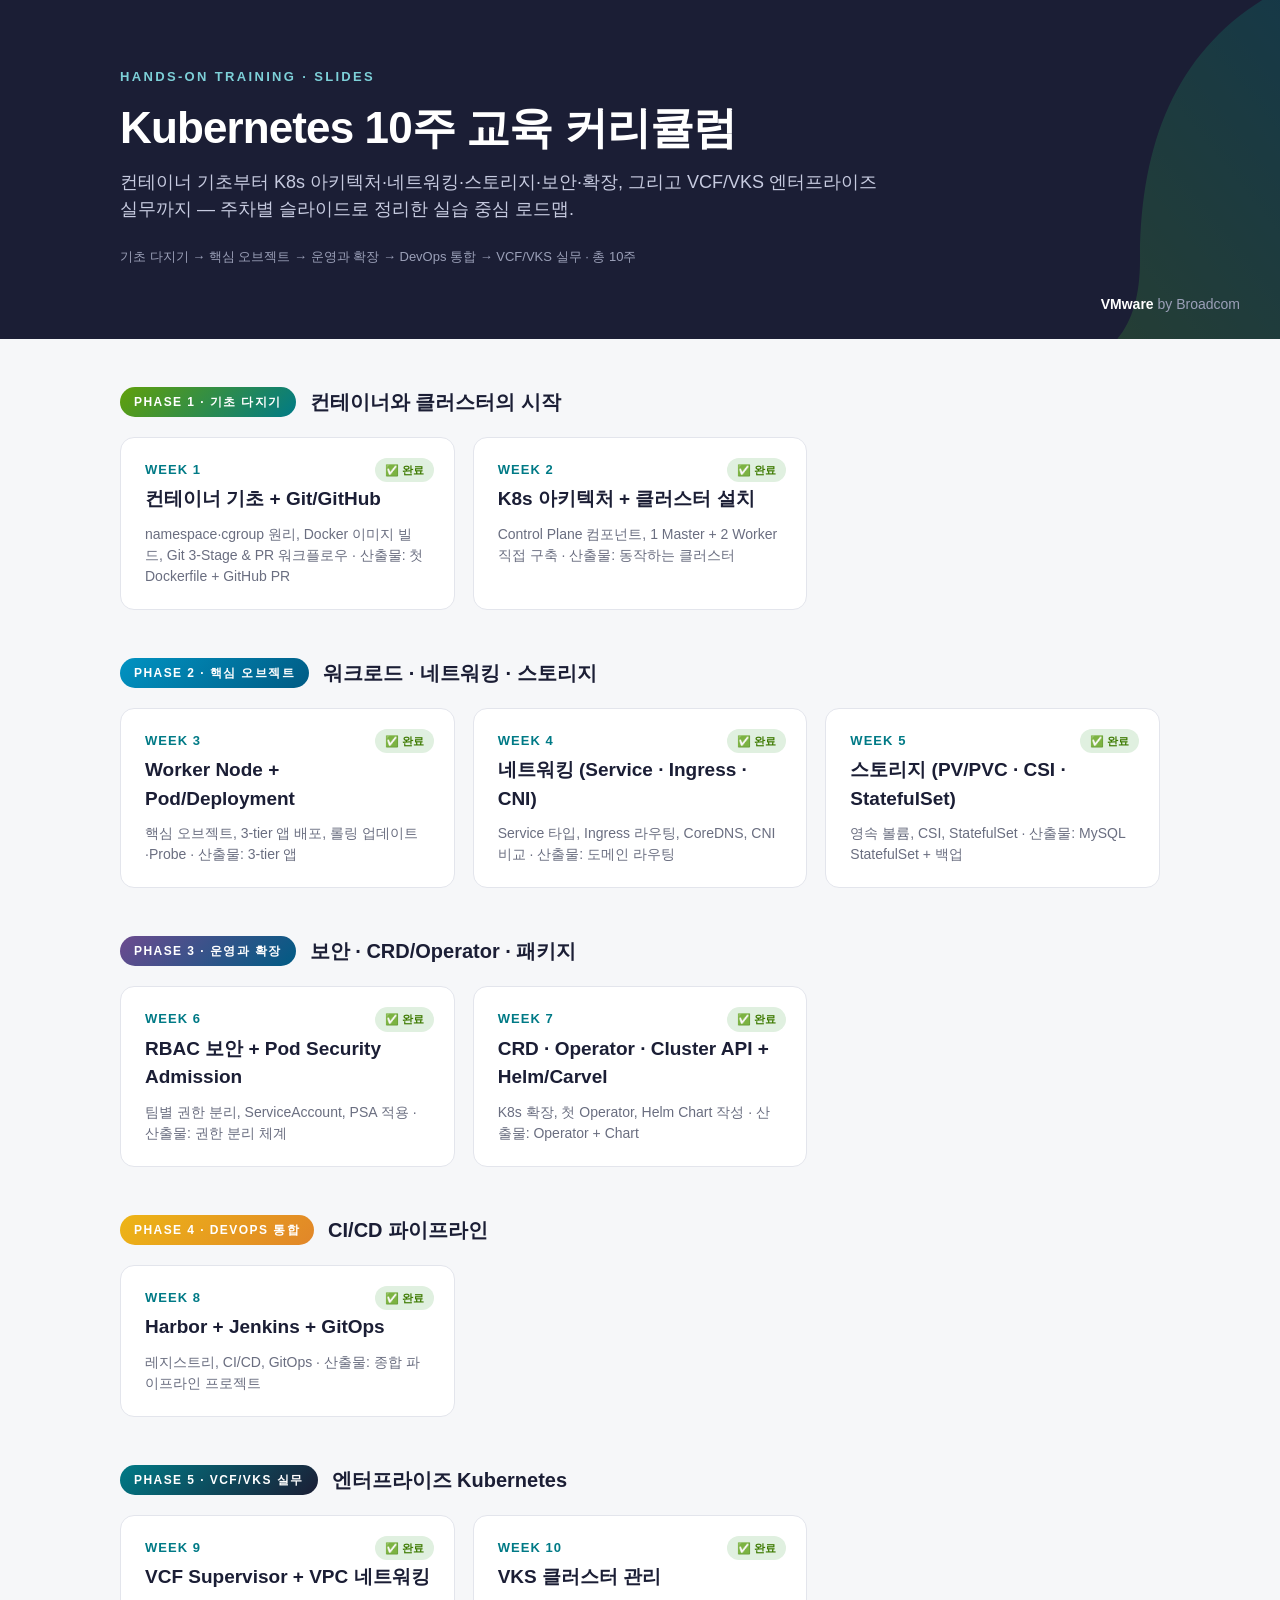
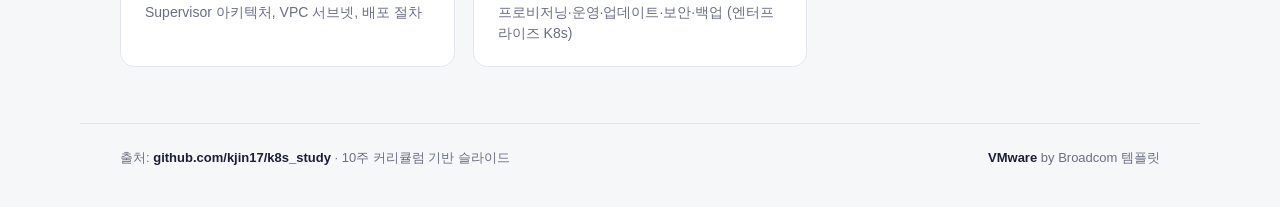
<file: docs/index.html>
<!doctype html>
<html lang="ko">
<head>
<meta charset="utf-8">
<meta name="viewport" content="width=device-width, initial-scale=1">
<title>Kubernetes 10주 교육 커리큘럼 · 슬라이드</title>
<style>
  :root{
    --navy:#1B1E35; --teal:#007A86; --blue:#005B84; --sky:#0193C2;
    --green:#61A00A; --plum:#6C4B8F; --gold:#EDB516; --gray:#F2F2F2; --ink:#2c3047; --sub:#6a6e80;
    --grad-leaf:linear-gradient(135deg,#61A00A 0%,#007A86 100%);
    --font:Arial,"Helvetica Neue",Helvetica,Roboto,sans-serif;
  }
  *{margin:0;padding:0;box-sizing:border-box}
  body{font-family:var(--font);color:var(--ink);background:#f6f7f9;line-height:1.5}
  a{text-decoration:none;color:inherit}
  .hero{position:relative;background:var(--navy);color:#fff;overflow:hidden;padding:64px 40px 72px}
  .hero .swoosh{position:absolute;right:-80px;top:-40px;opacity:.5}
  .hero .wrap{max-width:1120px;margin:0 auto;position:relative}
  .eyebrow{display:inline-block;font-size:13px;font-weight:700;letter-spacing:.18em;text-transform:uppercase;color:#7dd0d8;margin-bottom:16px}
  .hero h1{font-size:44px;line-height:1.15;font-weight:700;letter-spacing:-.02em}
  .hero p{font-size:18px;color:#c7cbe0;margin-top:16px;max-width:760px}
  .hero .meta{margin-top:24px;font-size:13px;color:#9ba0b8}
  .brand{position:absolute;right:40px;bottom:24px;font-size:14px;font-weight:700}
  .brand span{font-weight:400;color:#9ba0b8}
  .wrap{max-width:1120px;margin:0 auto;padding:0 40px}
  .phase{margin:48px auto 0;max-width:1120px;padding:0 40px}
  .phase-h{display:flex;align-items:center;gap:14px;margin-bottom:20px}
  .phase-h .tag{font-size:12px;font-weight:700;letter-spacing:.12em;text-transform:uppercase;color:#fff;padding:6px 14px;border-radius:999px}
  .phase-h h2{font-size:20px;font-weight:700;color:var(--navy)}
  .p1 .tag{background:var(--grad-leaf)} .p2 .tag{background:linear-gradient(135deg,#0193C2,#005B84)}
  .p3 .tag{background:linear-gradient(135deg,#6C4B8F,#005B84)} .p4 .tag{background:linear-gradient(135deg,#EDB516,#E18629)}
  .p5 .tag{background:linear-gradient(135deg,#007A86,#1B1E35)}
  .grid{display:grid;grid-template-columns:repeat(auto-fill,minmax(320px,1fr));gap:18px}
  .card{display:block;background:#fff;border:1px solid #e3e5ec;border-radius:14px;padding:22px 24px;transition:.16s;position:relative}
  .card:hover{transform:translateY(-3px);box-shadow:0 10px 28px rgba(27,30,53,.12);border-color:#cfd2dc}
  .card .wk{font-size:13px;font-weight:700;color:var(--teal);letter-spacing:.08em}
  .card h3{font-size:19px;font-weight:700;margin:6px 0 10px;color:var(--navy)}
  .card p{font-size:14px;color:var(--sub);line-height:1.5}
  .card .badge{position:absolute;top:20px;right:20px;font-size:11px;font-weight:700;padding:4px 10px;border-radius:999px}
  .badge.done{background:#e0f0e0;color:#3d7a00}
  .badge.wip{background:#fdf6e3;color:#9a7a00}
  .card.pending{opacity:.62}
  .card.pending:hover{transform:none;box-shadow:none;cursor:default}
  footer{max-width:1120px;margin:56px auto 40px;padding:24px 40px 0;border-top:1px solid #e3e5ec;color:var(--sub);font-size:13px;display:flex;justify-content:space-between;flex-wrap:wrap;gap:8px}
  footer b{color:var(--navy)}
  @media(max-width:640px){.hero h1{font-size:32px}.hero{padding:44px 24px 56px}.wrap,.phase{padding:0 20px}}
</style>
</head>
<body>
  <header class="hero">
    <svg class="swoosh" width="520" height="420" viewBox="0 0 520 420" fill="none">
      <defs><linearGradient id="g" x1="0" y1="420" x2="520" y2="0" gradientUnits="userSpaceOnUse"><stop stop-color="#61A00A"/><stop offset="1" stop-color="#007A86"/></linearGradient></defs>
      <path d="M520 0 C 360 40 300 150 300 300 C 300 400 240 420 120 420 L520 420 Z" fill="url(#g)" opacity=".55"/>
    </svg>
    <div class="wrap">
      <div class="eyebrow">Hands-on Training · Slides</div>
      <h1>Kubernetes 10주 교육 커리큘럼</h1>
      <p>컨테이너 기초부터 K8s 아키텍처·네트워킹·스토리지·보안·확장, 그리고 VCF/VKS 엔터프라이즈 실무까지 — 주차별 슬라이드로 정리한 실습 중심 로드맵.</p>
      <div class="meta">기초 다지기 → 핵심 오브젝트 → 운영과 확장 → DevOps 통합 → VCF/VKS 실무 · 총 10주</div>
    </div>
    <div class="brand">VMware <span>by Broadcom</span></div>
  </header>

  <section class="phase p1">
    <div class="phase-h"><span class="tag">Phase 1 · 기초 다지기</span><h2>컨테이너와 클러스터의 시작</h2></div>
    <div class="grid">
      <a class="card" href="week1.html"><span class="badge done">✅ 완료</span><div class="wk">WEEK 1</div><h3>컨테이너 기초 + Git/GitHub</h3><p>namespace·cgroup 원리, Docker 이미지 빌드, Git 3-Stage & PR 워크플로우 · 산출물: 첫 Dockerfile + GitHub PR</p></a>
      <a class="card" href="week2.html"><span class="badge done">✅ 완료</span><div class="wk">WEEK 2</div><h3>K8s 아키텍처 + 클러스터 설치</h3><p>Control Plane 컴포넌트, 1 Master + 2 Worker 직접 구축 · 산출물: 동작하는 클러스터</p></a>
    </div>
  </section>

  <section class="phase p2">
    <div class="phase-h"><span class="tag">Phase 2 · 핵심 오브젝트</span><h2>워크로드 · 네트워킹 · 스토리지</h2></div>
    <div class="grid">
      <a class="card" href="week3.html"><span class="badge done">✅ 완료</span><div class="wk">WEEK 3</div><h3>Worker Node + Pod/Deployment</h3><p>핵심 오브젝트, 3-tier 앱 배포, 롤링 업데이트·Probe · 산출물: 3-tier 앱</p></a>
      <a class="card" href="week4.html"><span class="badge done">✅ 완료</span><div class="wk">WEEK 4</div><h3>네트워킹 (Service · Ingress · CNI)</h3><p>Service 타입, Ingress 라우팅, CoreDNS, CNI 비교 · 산출물: 도메인 라우팅</p></a>
      <a class="card" href="week5.html"><span class="badge done">✅ 완료</span><div class="wk">WEEK 5</div><h3>스토리지 (PV/PVC · CSI · StatefulSet)</h3><p>영속 볼륨, CSI, StatefulSet · 산출물: MySQL StatefulSet + 백업</p></a>
    </div>
  </section>

  <section class="phase p3">
    <div class="phase-h"><span class="tag">Phase 3 · 운영과 확장</span><h2>보안 · CRD/Operator · 패키지</h2></div>
    <div class="grid">
      <a class="card" href="week6.html"><span class="badge done">✅ 완료</span><div class="wk">WEEK 6</div><h3>RBAC 보안 + Pod Security Admission</h3><p>팀별 권한 분리, ServiceAccount, PSA 적용 · 산출물: 권한 분리 체계</p></a>
      <a class="card" href="week7.html"><span class="badge done">✅ 완료</span><div class="wk">WEEK 7</div><h3>CRD · Operator · Cluster API + Helm/Carvel</h3><p>K8s 확장, 첫 Operator, Helm Chart 작성 · 산출물: Operator + Chart</p></a>
    </div>
  </section>

  <section class="phase p4">
    <div class="phase-h"><span class="tag">Phase 4 · DevOps 통합</span><h2>CI/CD 파이프라인</h2></div>
    <div class="grid">
      <a class="card" href="week8.html"><span class="badge done">✅ 완료</span><div class="wk">WEEK 8</div><h3>Harbor + Jenkins + GitOps</h3><p>레지스트리, CI/CD, GitOps · 산출물: 종합 파이프라인 프로젝트</p></a>
    </div>
  </section>

  <section class="phase p5">
    <div class="phase-h"><span class="tag">Phase 5 · VCF/VKS 실무</span><h2>엔터프라이즈 Kubernetes</h2></div>
    <div class="grid">
      <a class="card" href="week9.html"><span class="badge done">✅ 완료</span><div class="wk">WEEK 9</div><h3>VCF Supervisor + VPC 네트워킹</h3><p>Supervisor 아키텍처, VPC 서브넷, 배포 절차</p></a>
      <a class="card" href="week10.html"><span class="badge done">✅ 완료</span><div class="wk">WEEK 10</div><h3>VKS 클러스터 관리</h3><p>프로비저닝·운영·업데이트·보안·백업 (엔터프라이즈 K8s)</p></a>
    </div>
  </section>

  <footer>
    <div>출처: <b>github.com/kjin17/k8s_study</b> · 10주 커리큘럼 기반 슬라이드</div>
    <div><b>VMware</b> by Broadcom 템플릿</div>
  </footer>
</body>
</html>
</file>
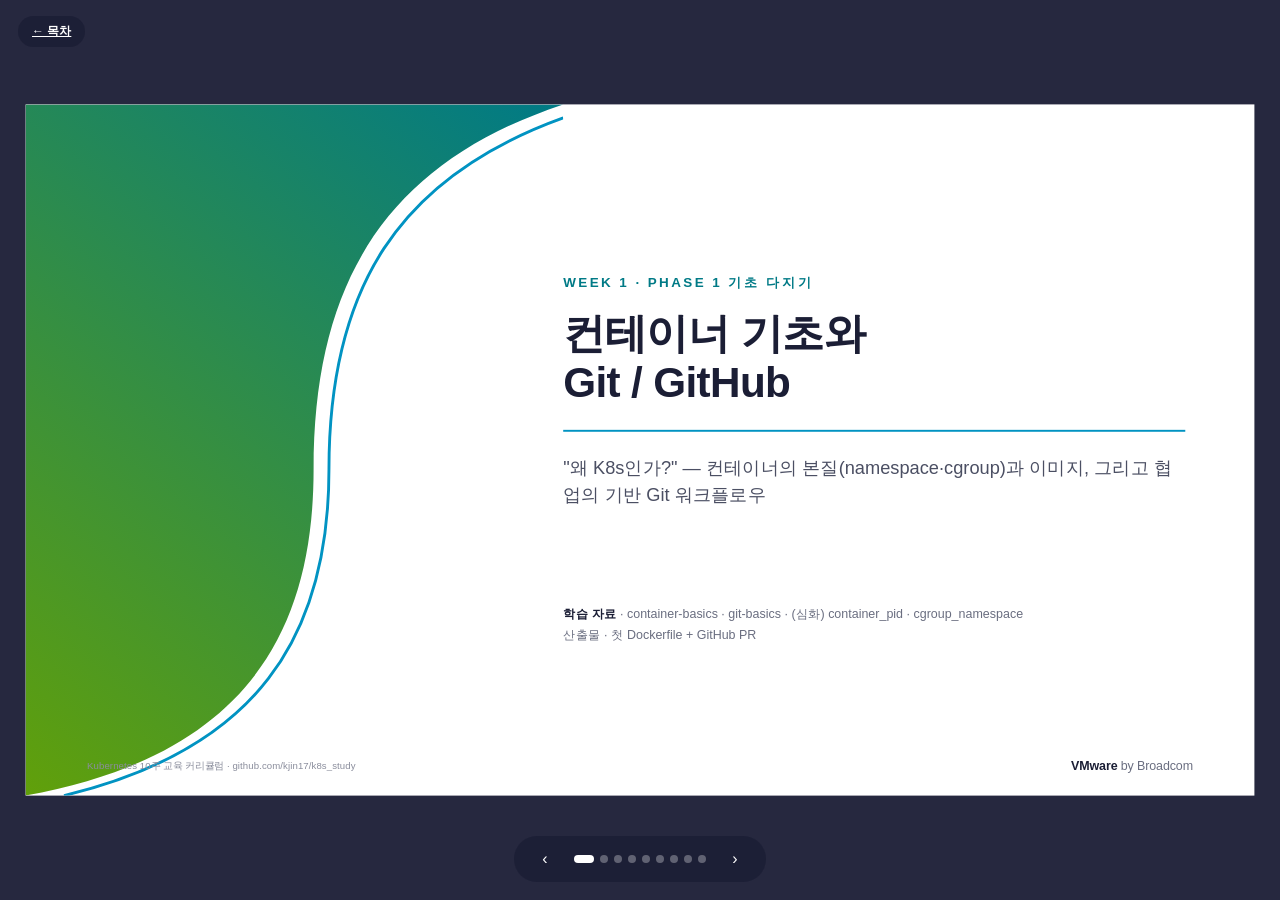
<file: docs/week1.html>
<!doctype html>
<html lang="ko">
<head>
<meta charset="utf-8">
<meta name="viewport" content="width=device-width, initial-scale=1">
<title>Week 1 — 컨테이너 기초와 Git/GitHub · K8s 10주</title>
<link rel="stylesheet" href="deck.css">
<style>.home{position:fixed;top:16px;left:18px;z-index:60;background:rgba(27,30,53,.82);color:#fff;font-size:12px;font-weight:700;padding:7px 14px;border-radius:999px;backdrop-filter:blur(6px)}</style>
</head>
<body>
<a class="home" href="index.html">← 목차</a>
<div class="stage">
  <div class="deck" id="deck">

    <!-- 1 Title -->
    <section class="slide l-title active">
      <svg class="swoosh" style="left:0;top:0" width="560" height="720" viewBox="0 0 560 720" fill="none">
        <defs><linearGradient id="gLeaf" x1="0" y1="720" x2="560" y2="0" gradientUnits="userSpaceOnUse"><stop stop-color="#61A00A"/><stop offset="1" stop-color="#007A86"/></linearGradient></defs>
        <path d="M0 0 H560 C 380 60 300 180 300 380 C 300 560 220 680 0 720 Z" fill="url(#gLeaf)"/>
        <path d="M560 14 C 388 76 316 192 316 380 C 316 556 240 672 40 720" stroke="#0193C2" stroke-width="3" fill="none"/>
      </svg>
      <div class="title-block">
        <div class="eyebrow">Week 1 · Phase 1 기초 다지기</div>
        <h1>컨테이너 기초와<br>Git / GitHub</h1>
        <div class="rule"></div>
        <div class="subtitle">"왜 K8s인가?" — 컨테이너의 본질(namespace·cgroup)과 이미지, 그리고 협업의 기반 Git 워크플로우</div>
      </div>
      <div class="meta"><b>학습 자료</b> · container-basics · git-basics · (심화) container_pid · cgroup_namespace<br>산출물 · 첫 Dockerfile + GitHub PR</div>
      <div class="footer"><div>Kubernetes 10주 교육 커리큘럼 · github.com/kjin17/k8s_study</div><div class="brand-mark">VMware <span>by Broadcom</span></div></div>
    </section>

    <!-- 2 학습 목표 -->
    <section class="slide l-content">
      <div class="head"><h2>학습 목표</h2><div class="sub">이번 주에 반드시 체득할 4가지</div></div>
      <div class="body">
        <ul>
          <li><b>컨테이너의 본질</b> — namespace(격리) + cgroup(자원 제한)의 결합으로 이해한다</li>
          <li><b>이미지 빌드·실행</b> — Docker로 이미지를 만들고 컨테이너로 실행할 수 있다</li>
          <li><b>Git 3-Stage 모델</b> — Working → Staging → Repository의 흐름을 이해한다</li>
          <li><b>PR 워크플로우</b> — GitHub Pull Request로 협업 흐름을 경험한다</li>
        </ul>
      </div>
      <div class="footer"><div class="brand-mark">VMware <span>by Broadcom</span></div><div class="page-no">2</div></div>
    </section>

    <!-- 3 컨테이너의 본질 -->
    <section class="slide l-two">
      <div class="head"><h2>컨테이너의 본질 — 격리 + 제한</h2><div class="sub">컨테이너는 마법이 아니라 리눅스 커널 기능의 조합이다</div></div>
      <div class="cols">
        <div class="card leaf">
          <span class="card-tag">Namespace</span>
          <h3>무엇을 볼 수 있나 (격리)</h3>
          <ul>
            <li><b>PID</b> — 프로세스 트리 격리 (컨테이너 내 PID 1)</li>
            <li><b>NET</b> — 독립 네트워크 스택·인터페이스</li>
            <li><b>MNT · UTS · IPC · USER</b> — 파일시스템·호스트명·통신·UID</li>
            <li>→ "나만의 세상"처럼 보이게 함</li>
          </ul>
        </div>
        <div class="card aqua">
          <span class="card-tag">cgroup</span>
          <h3>얼마나 쓸 수 있나 (제한)</h3>
          <ul>
            <li><b>CPU</b> — 코어·쿼터 제한</li>
            <li><b>Memory</b> — 상한·OOM 제어</li>
            <li><b>I/O · PIDs</b> — 디스크 대역·프로세스 수 제한</li>
            <li>→ 자원을 나눠 쓰며 폭주 방지</li>
          </ul>
        </div>
      </div>
      <div class="footer"><div class="brand-mark">VMware <span>by Broadcom</span></div><div class="page-no">3</div></div>
    </section>

    <!-- 4 VM vs 컨테이너 -->
    <section class="slide l-content">
      <div class="head"><h2>가상머신 vs 컨테이너</h2><div class="sub">왜 컨테이너가 가볍고 빠른가</div></div>
      <div class="body diagram">
        <svg class="slidesvg" viewBox="0 0 1120 420">
          <style>.t{fill:#1B1E35;font:700 17px Arial}.s{fill:#6a6e80;font:600 12.5px Arial}.h{fill:#6a6e80;font:700 12px Arial;letter-spacing:1px}</style>
          <text x="20" y="24" class="h">VIRTUAL MACHINE</text>
          <rect x="20" y="36" width="500" height="60" rx="8" fill="#f2f2f2" stroke="#cfd2dc"/><text x="40" y="72" class="t">Hardware</text>
          <rect x="20" y="104" width="500" height="50" rx="8" fill="#f2f2f2" stroke="#cfd2dc"/><text x="40" y="135" class="t">Host OS + Hypervisor</text>
          <rect x="20" y="162" width="160" height="150" rx="8" fill="#fdf6e3" stroke="#EDB516"/><text x="36" y="188" class="s">Guest OS</text><text x="36" y="230" class="t">App A</text>
          <rect x="190" y="162" width="160" height="150" rx="8" fill="#fdf6e3" stroke="#EDB516"/><text x="206" y="188" class="s">Guest OS</text><text x="206" y="230" class="t">App B</text>
          <text x="20" y="344" class="s">각 VM이 무거운 Guest OS 포함 → 부팅 느림·용량 큼</text>

          <line x1="575" y1="20" x2="575" y2="330" stroke="#e3e5ec" stroke-width="2"/>

          <text x="620" y="24" class="h" fill="#007A86">CONTAINER</text>
          <rect x="620" y="36" width="480" height="60" rx="8" fill="#f2f2f2" stroke="#cfd2dc"/><text x="640" y="72" class="t">Hardware</text>
          <rect x="620" y="104" width="480" height="50" rx="8" fill="#eef6f7" stroke="#007A86"/><text x="640" y="135" class="t" fill="#007A86">Host OS + Container Runtime</text>
          <rect x="620" y="162" width="150" height="90" rx="8" fill="#e0f0e0" stroke="#61A00A"/><text x="636" y="212" class="t">App A</text>
          <rect x="780" y="162" width="150" height="90" rx="8" fill="#e0f0e0" stroke="#61A00A"/><text x="796" y="212" class="t">App B</text>
          <rect x="940" y="162" width="150" height="90" rx="8" fill="#e0f0e0" stroke="#61A00A"/><text x="956" y="212" class="t">App C</text>
          <text x="620" y="284" class="s" fill="#007A86">커널 공유 · OS 없음 → 즉시 시작·경량·고밀도</text>
        </svg>
      </div>
      <div class="footer"><div class="brand-mark">VMware <span>by Broadcom</span></div><div class="page-no">4</div></div>
    </section>

    <!-- 5 Docker 이미지 & 빌드 -->
    <section class="slide l-content">
      <div class="head"><h2>Docker 이미지 & 레이어</h2><div class="sub">Dockerfile로 불변 이미지를 만들고 레이어로 재사용한다</div></div>
      <div class="body">
        <div class="code" style="margin-bottom:16px">
<span class="c"># Dockerfile — 각 명령이 하나의 레이어</span>
<span class="cmd">FROM</span> <span class="str">nginx:alpine</span>          <span class="c"># 베이스 이미지 레이어</span>
<span class="cmd">COPY</span> index.html <span class="arg">/usr/share/nginx/html/</span>
<span class="cmd">EXPOSE</span> <span class="str">80</span>
        </div>
        <ul>
          <li><b>레이어 캐시</b> — 바뀐 레이어만 다시 빌드/전송 → 빠른 빌드·배포</li>
          <li><b>불변성(Immutable)</b> — 이미지는 태그로 버전 고정, 어디서나 동일 실행</li>
          <li><b>핵심 명령</b> — <b>FROM · COPY · RUN · CMD · EXPOSE</b></li>
        </ul>
      </div>
      <div class="footer"><div class="brand-mark">VMware <span>by Broadcom</span></div><div class="page-no">5</div></div>
    </section>

    <!-- 6 Git 3-Stage -->
    <section class="slide l-content">
      <div class="head"><h2>Git 3-Stage 모델</h2><div class="sub">변경이 저장소에 반영되는 3단계</div></div>
      <div class="body diagram">
        <svg class="slidesvg" viewBox="0 0 1120 300">
          <style>.gt{fill:#1B1E35;font:700 18px Arial}.gd{fill:#6a6e80;font:600 13px Arial}.gc{fill:#8ad35a;font:700 14px "SF Mono",monospace}</style>
          <rect x="30" y="70" width="300" height="120" rx="12" fill="#f2f2f2" stroke="#cfd2dc"/><text x="50" y="112" class="gt">Working Dir</text><text x="50" y="140" class="gd">작업 중인 파일 (수정)</text>
          <rect x="410" y="70" width="300" height="120" rx="12" fill="#fdf6e3" stroke="#EDB516"/><text x="430" y="112" class="gt">Staging</text><text x="430" y="140" class="gd">커밋 예정 스냅샷</text>
          <rect x="790" y="70" width="300" height="120" rx="12" fill="#eef6f7" stroke="#007A86"/><text x="810" y="112" class="gt">Repository</text><text x="810" y="140" class="gd">이력에 영구 기록</text>
          <text x="340" y="118" class="gc" text-anchor="middle">git add →</text>
          <text x="720" y="118" class="gc" text-anchor="middle">git commit →</text>
          <text x="560" y="250" class="gd" text-anchor="middle">git push → 원격(GitHub) 저장소로 · 분산 버전관리(모두가 전체 이력 보유)</text>
        </svg>
      </div>
      <div class="footer"><div class="brand-mark">VMware <span>by Broadcom</span></div><div class="page-no">6</div></div>
    </section>

    <!-- 7 라이브 실습 Docker -->
    <section class="slide l-content">
      <div class="head"><h2>라이브 실습 — 컨테이너 & 이미지</h2><div class="sub">직접 실행하며 감을 잡는다</div></div>
      <div class="body">
        <div class="code">
<span class="c"># 실습 1: 첫 컨테이너 실행</span>
<span class="pr">$</span> <span class="cmd">docker</span> run -d -p <span class="str">8080:80</span> --name web <span class="str">nginx</span>
<span class="pr">$</span> <span class="cmd">docker</span> exec -it web bash      <span class="c"># 안으로 진입</span>
<span class="pr">$</span> <span class="cmd">docker</span> logs web              <span class="c"># 로그 확인</span>

<span class="c"># 실습 2: 첫 이미지 빌드 & 실행</span>
<span class="pr">$</span> <span class="cmd">docker</span> build -t <span class="str">myapp:v1</span> .
<span class="pr">$</span> <span class="cmd">docker</span> run -d -p <span class="str">8080:80</span> <span class="str">myapp:v1</span>
        </div>
      </div>
      <div class="footer"><div class="brand-mark">VMware <span>by Broadcom</span></div><div class="page-no">7</div></div>
    </section>

    <!-- 8 실습 Git + 과제 -->
    <section class="slide l-two">
      <div class="head"><h2>Git 실습 & 과제</h2><div class="sub">워크플로우를 손에 익히고 과제로 마무리</div></div>
      <div class="cols">
        <div class="card leaf">
          <span class="card-tag">Live</span>
          <h3>Git 워크플로우</h3>
          <div class="code" style="margin-top:8px;font-size:12px">
<span class="pr">$</span> <span class="cmd">git</span> init
<span class="pr">$</span> <span class="cmd">git</span> add . && <span class="cmd">git</span> commit -m <span class="str">"feat: init"</span>
<span class="pr">$</span> <span class="cmd">git</span> remote add origin &lt;repo&gt;
<span class="pr">$</span> <span class="cmd">git</span> push -u origin main
          </div>
        </div>
        <div class="card plum">
          <span class="card-tag">과제</span>
          <h3>제출 산출물</h3>
          <ul>
            <li>Flask "Hello World" + Dockerfile → <b>DockerHub push</b></li>
            <li>GitHub 저장소 → 브랜치 → <b>PR 생성·리뷰·머지</b></li>
            <li><b>.gitignore · README · Dockerfile</b>를 PR 1개로 통합</li>
          </ul>
        </div>
      </div>
      <div class="footer"><div class="brand-mark">VMware <span>by Broadcom</span></div><div class="page-no">8</div></div>
    </section>

    <!-- 9 체크리스트 -->
    <section class="slide l-content">
      <div class="head"><h2>체크리스트 & 다음 주</h2><div class="sub">이걸 할 수 있으면 Week 1 완료</div></div>
      <div class="body">
        <ul>
          <li><b>docker run / build / push</b>를 활용할 수 있다</li>
          <li>Dockerfile의 <b>FROM·COPY·RUN·CMD·EXPOSE</b>를 설명할 수 있다</li>
          <li><b>git add → commit → push</b>의 의미를 안다</li>
          <li><b>PR</b>을 생성하고 머지할 수 있다</li>
        </ul>
        <div class="callout tip" style="margin-top:18px"><div class="ico">→</div><div><b>다음 주(Week 2)</b> — K8s 아키텍처와 Control Plane, 그리고 1 Master + 2 Worker 클러스터를 직접 구축합니다.</div></div>
      </div>
      <div class="footer"><div class="brand-mark">VMware <span>by Broadcom</span></div><div class="page-no">9</div></div>
    </section>

  </div>
</div>
<nav class="nav">
  <button id="prev" aria-label="Previous">‹</button>
  <div class="dots" id="dots"></div>
  <button id="next" aria-label="Next">›</button>
</nav>
<script src="deck.js"></script>
</body>
</html>
</file>
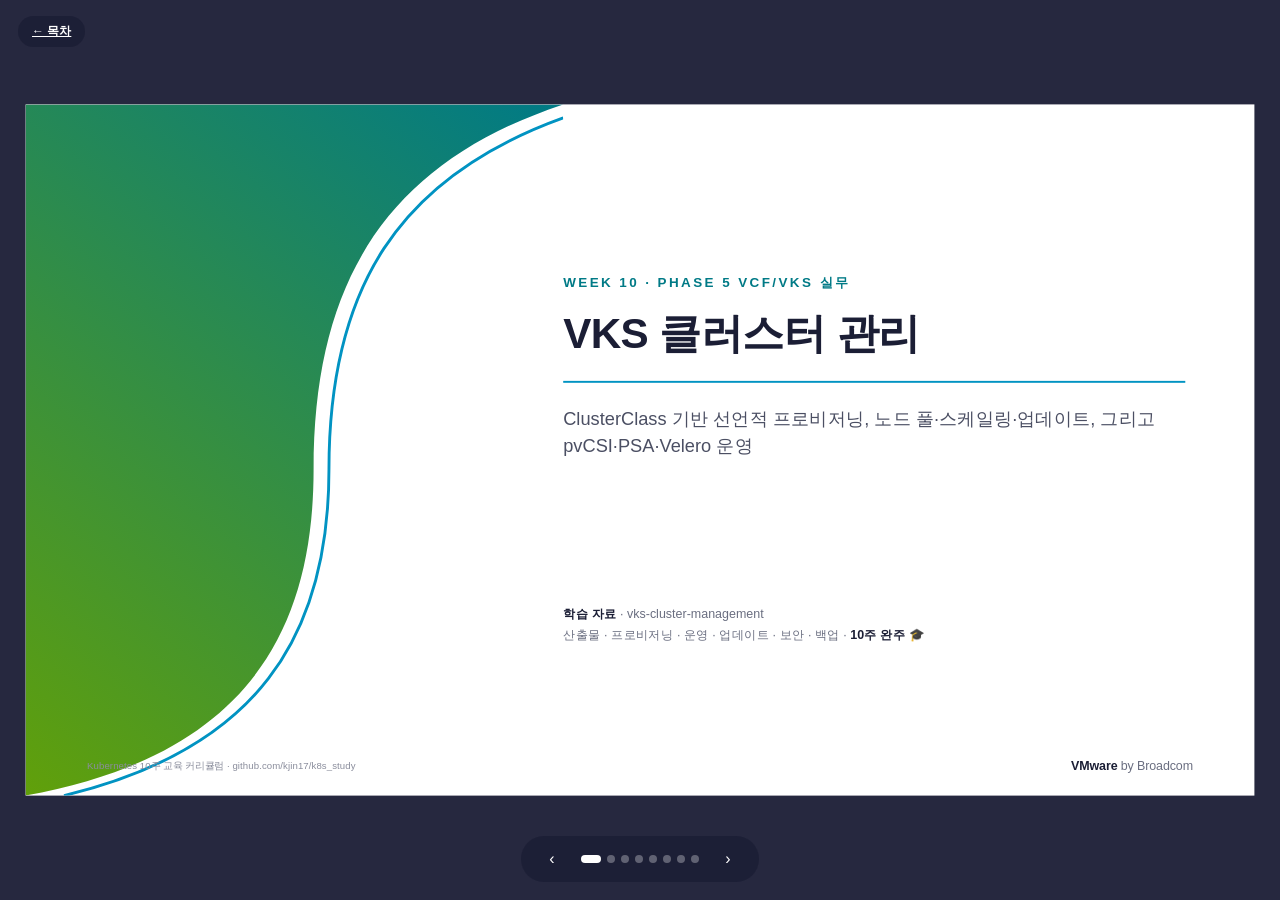
<file: docs/week10.html>
<!doctype html>
<html lang="ko">
<head>
<meta charset="utf-8">
<meta name="viewport" content="width=device-width, initial-scale=1">
<title>Week 10 — VKS 클러스터 관리 · K8s 10주</title>
<link rel="stylesheet" href="deck.css">
<style>.home{position:fixed;top:16px;left:18px;z-index:60;background:rgba(27,30,53,.82);color:#fff;font-size:12px;font-weight:700;padding:7px 14px;border-radius:999px;backdrop-filter:blur(6px)}</style>
</head>
<body>
<a class="home" href="index.html">← 목차</a>
<div class="stage">
  <div class="deck" id="deck">

    <!-- 1 Title -->
    <section class="slide l-title active">
      <svg class="swoosh" style="left:0;top:0" width="560" height="720" viewBox="0 0 560 720" fill="none">
        <defs><linearGradient id="gLeaf" x1="0" y1="720" x2="560" y2="0" gradientUnits="userSpaceOnUse"><stop stop-color="#61A00A"/><stop offset="1" stop-color="#007A86"/></linearGradient></defs>
        <path d="M0 0 H560 C 380 60 300 180 300 380 C 300 560 220 680 0 720 Z" fill="url(#gLeaf)"/>
        <path d="M560 14 C 388 76 316 192 316 380 C 316 556 240 672 40 720" stroke="#0193C2" stroke-width="3" fill="none"/>
      </svg>
      <div class="title-block">
        <div class="eyebrow">Week 10 · Phase 5 VCF/VKS 실무</div>
        <h1>VKS 클러스터 관리</h1>
        <div class="rule"></div>
        <div class="subtitle">ClusterClass 기반 선언적 프로비저닝, 노드 풀·스케일링·업데이트, 그리고 pvCSI·PSA·Velero 운영</div>
      </div>
      <div class="meta"><b>학습 자료</b> · vks-cluster-management<br>산출물 · 프로비저닝 · 운영 · 업데이트 · 보안 · 백업 · <b>10주 완주</b> 🎓</div>
      <div class="footer"><div>Kubernetes 10주 교육 커리큘럼 · github.com/kjin17/k8s_study</div><div class="brand-mark">VMware <span>by Broadcom</span></div></div>
    </section>

    <!-- 2 학습 목표 -->
    <section class="slide l-content">
      <div class="head"><h2>학습 목표</h2><div class="sub">엔터프라이즈 K8s를 선언적으로 운영한다</div></div>
      <div class="body">
        <ul>
          <li><b>VKS 프로비저닝</b> — vSphere Kubernetes Service 클러스터 생성 방법을 안다</li>
          <li><b>ClusterClass</b> — 선언적 클러스터 관리를 이해한다</li>
          <li><b>멀티 OS 노드 풀</b> — Photon / Ubuntu / Windows 구성을 안다</li>
          <li><b>운영</b> — 업데이트 · 오토스케일링 · 애드온 관리를 수행한다</li>
          <li><b>스토리지·보안·백업</b> — pvCSI · PSA · Velero를 이해한다</li>
        </ul>
      </div>
      <div class="footer"><div class="brand-mark">VMware <span>by Broadcom</span></div><div class="page-no">2</div></div>
    </section>

    <!-- 3 ClusterClass -->
    <section class="slide l-content">
      <div class="head"><h2>ClusterClass — 선언적 클러스터 관리</h2><div class="sub">클러스터를 "템플릿 + 변수"로 표준화</div></div>
      <div class="body diagram">
        <svg class="slidesvg" viewBox="0 0 1120 280">
          <style>.t{fill:#1B1E35;font:700 15px Arial}.s{fill:#6a6e80;font:600 12px Arial}</style>
          <rect x="30" y="40" width="320" height="120" rx="12" fill="#f5f1f9" stroke="#6C4B8F"/><text x="50" y="72" class="t" fill="#6C4B8F">ClusterClass (템플릿)</text><text x="50" y="100" class="s">CP·워커·네트워크·애드온 표준</text><text x="50" y="124" class="s">버전·정책 일괄 관리</text>
          <path d="M350 100 h50" stroke="#9aa0b4" stroke-width="2"/><path d="M400 100 l-9 -5 v10 z" fill="#9aa0b4"/>
          <rect x="410" y="40" width="320" height="120" rx="12" fill="#eef6f7" stroke="#007A86"/><text x="430" y="72" class="t" fill="#007A86">Cluster (인스턴스)</text><text x="430" y="100" class="s">topology.variables 오버라이드</text><text x="430" y="124" class="s">replicas · vmClass · version</text>
          <path d="M730 100 h50" stroke="#9aa0b4" stroke-width="2"/><path d="M780 100 l-9 -5 v10 z" fill="#9aa0b4"/>
          <rect x="790" y="40" width="300" height="120" rx="12" fill="#f0f7e6" stroke="#61A00A"/><text x="810" y="72" class="t">Machines (실제 노드)</text><text x="810" y="100" class="s">CP 3 + Worker N</text><text x="810" y="124" class="s">CAPI/CAPV가 생성·조정</text>
          <text x="30" y="220" class="s">ClusterClass 하나로 여러 클러스터를 일관되게 · 업그레이드는 클래스 버전 변경으로 롤링 적용</text>
        </svg>
      </div>
      <div class="footer"><div class="brand-mark">VMware <span>by Broadcom</span></div><div class="page-no">3</div></div>
    </section>

    <!-- 4 노드풀 / 운영 -->
    <section class="slide l-two">
      <div class="head"><h2>노드 풀 & 클러스터 운영</h2><div class="sub">스케일·업데이트·멀티 OS</div></div>
      <div class="cols">
        <div class="card leaf">
          <span class="card-tag">Node Pool</span>
          <h3>스케일 & 멀티 OS</h3>
          <ul>
            <li>MachineDeployment로 <b>워커 풀</b> 정의</li>
            <li>replicas 변경 → <b>스케일 아웃/인</b></li>
            <li>Photon · Ubuntu · Windows 혼합 풀</li>
            <li>version 변경 → <b>롤링 업데이트</b></li>
          </ul>
        </div>
        <div class="card aqua">
          <span class="card-tag">Day-2 운영</span>
          <h3>스토리지·보안·백업</h3>
          <ul>
            <li><b>pvCSI</b> — 영구 볼륨 프로비저닝</li>
            <li><b>PSA</b> — 네임스페이스 Pod 보안</li>
            <li><b>Velero</b> — 클러스터 백업/복원</li>
            <li>애드온 관리(VKr 번들)</li>
          </ul>
        </div>
      </div>
      <div class="footer"><div class="brand-mark">VMware <span>by Broadcom</span></div><div class="page-no">4</div></div>
    </section>

    <!-- 5 실습 프로비저닝 -->
    <section class="slide l-content">
      <div class="head"><h2>라이브 실습 — 프로비저닝 & 접근</h2><div class="sub">Cluster CRD 하나로 클러스터를 만든다</div></div>
      <div class="body">
        <div class="code" style="font-size:12.5px">
<span class="cmd">apiVersion:</span> cluster.x-k8s.io/v1beta1
<span class="cmd">kind:</span> Cluster
<span class="cmd">metadata:</span> {name: dev-cluster, namespace: dev-ns}
<span class="cmd">spec:</span>
  <span class="arg">topology:</span>
    class: <span class="str">tanzukubernetescluster</span>
    version: <span class="str">v1.28.4+vmware.1-tkg.1</span>
    controlPlane: {replicas: <span class="str">3</span>}
    workers: {machineDeployments: [{name: worker-pool, replicas: <span class="str">3</span>}]}

<span class="pr">$</span> <span class="cmd">kubectl</span> get cluster,machine -n dev-ns
<span class="pr">$</span> <span class="cmd">kubectl</span> get secret dev-cluster-kubeconfig -n dev-ns -o jsonpath='{.data.value}' | base64 -d &gt; kc
        </div>
      </div>
      <div class="footer"><div class="brand-mark">VMware <span>by Broadcom</span></div><div class="page-no">5</div></div>
    </section>

    <!-- 6 실습 스케일 -->
    <section class="slide l-content">
      <div class="head"><h2>라이브 실습 — 노드 풀 스케일링</h2><div class="sub">선언만 바꾸면 CAPI가 조정</div></div>
      <div class="body">
        <div class="code">
<span class="c"># worker-pool을 3 → 5로 스케일 아웃</span>
<span class="pr">$</span> <span class="cmd">kubectl</span> patch cluster dev-cluster -n dev-ns --type merge -p '
  spec:
    topology:
      workers:
        machineDeployments:
        - {class: node-pool, name: worker-pool, replicas: <span class="str">5</span>}'

<span class="pr">$</span> <span class="cmd">kubectl</span> --kubeconfig=kc get nodes    <span class="c"># 워크로드 클러스터 노드 확인</span>
        </div>
        <div class="callout tip" style="margin-top:14px"><div class="ico">i</div><div>업데이트도 동일 — <b>version</b> 필드를 올리면 CAPI가 노드를 롤링 교체(무중단)</div></div>
      </div>
      <div class="footer"><div class="brand-mark">VMware <span>by Broadcom</span></div><div class="page-no">6</div></div>
    </section>

    <!-- 7 과제 + 체크리스트 -->
    <section class="slide l-content">
      <div class="head"><h2>과제 & 체크리스트</h2><div class="sub">이걸 할 수 있으면 Week 10 완료</div></div>
      <div class="body">
        <ul>
          <li>VKS 클러스터 <b>프로비저닝 YAML</b>을 작성하고 노드 상태를 확인할 수 있다</li>
          <li><b>ClusterClass</b>의 역할과 버전 관리 방식을 안다</li>
          <li><b>노드 풀 스케일링·롤링 업데이트</b>를 수행할 수 있다</li>
          <li><b>pvCSI</b>로 영구 볼륨을 프로비저닝할 수 있다</li>
          <li><b>Velero</b> 백업/복원 절차를 설명할 수 있다</li>
        </ul>
        <div class="callout tip" style="margin-top:14px"><div class="ico">✓</div><div>과제: 클러스터 프로비저닝 스크린샷 · ClusterClass 변수 문서화 · <b>Velero 백업/복원 시연</b></div></div>
      </div>
      <div class="footer"><div class="brand-mark">VMware <span>by Broadcom</span></div><div class="page-no">7</div></div>
    </section>

    <!-- 8 마무리 (수료) -->
    <section class="slide l-big">
      <div class="statement" style="top:200px">
        <div class="eyebrow">Course Complete · 10 Weeks</div>
        컨테이너에서 시작해 <em>K8s 아키텍처·네트워킹·스토리지·보안·확장·DevOps</em>를 지나,<br><em>VCF/VKS 엔터프라이즈 운영</em>까지 — 10주 완주를 축하합니다 🎓
      </div>
      <div class="footer"><div class="brand-mark">VMware <span>by Broadcom</span></div><div class="page-no">8</div></div>
    </section>

  </div>
</div>
<nav class="nav">
  <button id="prev" aria-label="Previous">‹</button>
  <div class="dots" id="dots"></div>
  <button id="next" aria-label="Next">›</button>
</nav>
<script src="deck.js"></script>
</body>
</html>
</file>
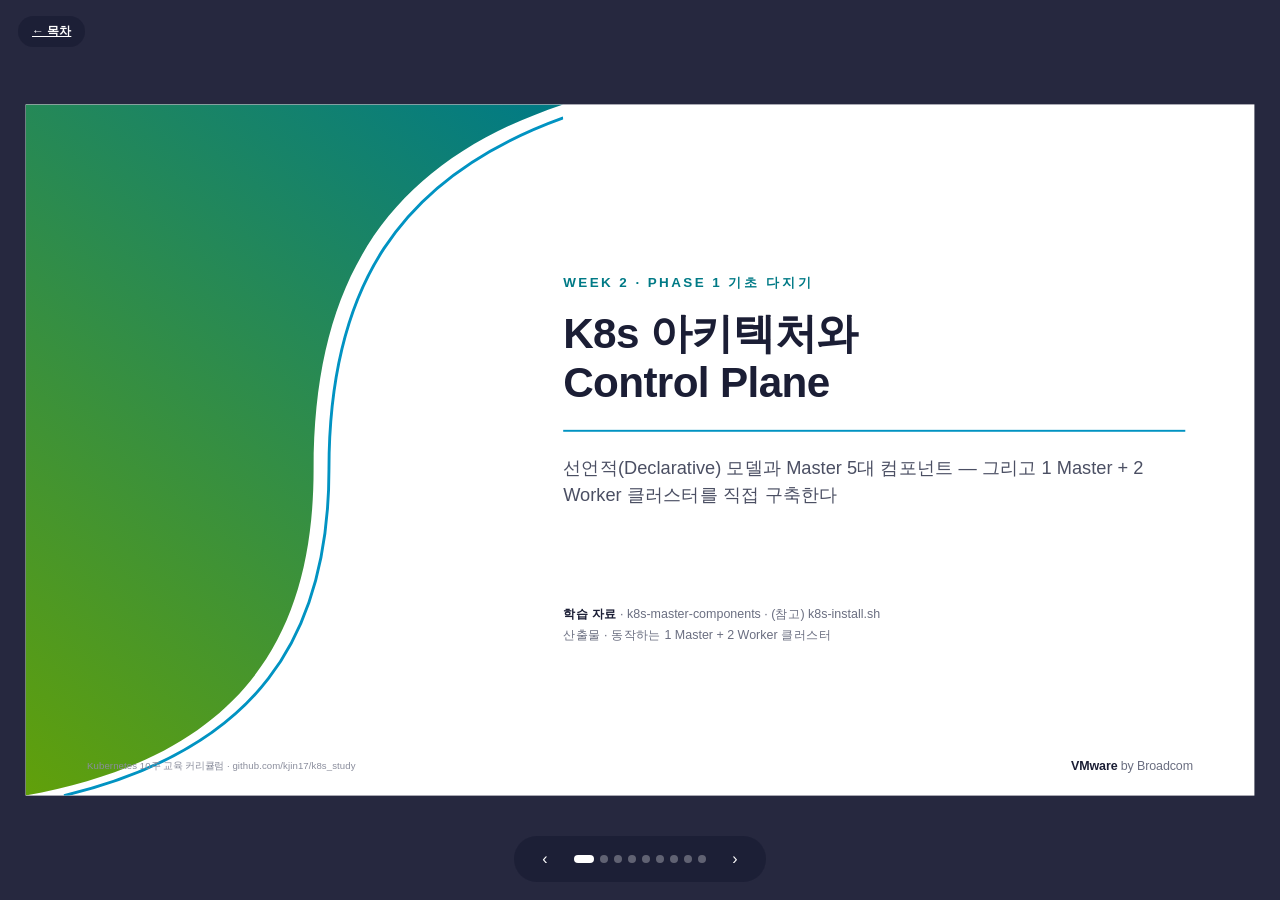
<file: docs/week2.html>
<!doctype html>
<html lang="ko">
<head>
<meta charset="utf-8">
<meta name="viewport" content="width=device-width, initial-scale=1">
<title>Week 2 — K8s 아키텍처와 Control Plane · K8s 10주</title>
<link rel="stylesheet" href="deck.css">
<style>.home{position:fixed;top:16px;left:18px;z-index:60;background:rgba(27,30,53,.82);color:#fff;font-size:12px;font-weight:700;padding:7px 14px;border-radius:999px;backdrop-filter:blur(6px)}</style>
</head>
<body>
<a class="home" href="index.html">← 목차</a>
<div class="stage">
  <div class="deck" id="deck">

    <!-- 1 Title -->
    <section class="slide l-title active">
      <svg class="swoosh" style="left:0;top:0" width="560" height="720" viewBox="0 0 560 720" fill="none">
        <defs><linearGradient id="gLeaf" x1="0" y1="720" x2="560" y2="0" gradientUnits="userSpaceOnUse"><stop stop-color="#61A00A"/><stop offset="1" stop-color="#007A86"/></linearGradient></defs>
        <path d="M0 0 H560 C 380 60 300 180 300 380 C 300 560 220 680 0 720 Z" fill="url(#gLeaf)"/>
        <path d="M560 14 C 388 76 316 192 316 380 C 316 556 240 672 40 720" stroke="#0193C2" stroke-width="3" fill="none"/>
      </svg>
      <div class="title-block">
        <div class="eyebrow">Week 2 · Phase 1 기초 다지기</div>
        <h1>K8s 아키텍처와<br>Control Plane</h1>
        <div class="rule"></div>
        <div class="subtitle">선언적(Declarative) 모델과 Master 5대 컴포넌트 — 그리고 1 Master + 2 Worker 클러스터를 직접 구축한다</div>
      </div>
      <div class="meta"><b>학습 자료</b> · k8s-master-components · (참고) k8s-install.sh<br>산출물 · 동작하는 1 Master + 2 Worker 클러스터</div>
      <div class="footer"><div>Kubernetes 10주 교육 커리큘럼 · github.com/kjin17/k8s_study</div><div class="brand-mark">VMware <span>by Broadcom</span></div></div>
    </section>

    <!-- 2 학습 목표 -->
    <section class="slide l-content">
      <div class="head"><h2>학습 목표</h2><div class="sub">이번 주에 반드시 체득할 4가지</div></div>
      <div class="body">
        <ul>
          <li><b>선언적 모델</b> — "무엇을 원하는가"를 선언하면 K8s가 알아서 맞춘다(Reconcile)</li>
          <li><b>Master 5대 컴포넌트</b> — apiserver·etcd·scheduler·controller-manager·cloud-controller-manager의 역할을 설명한다</li>
          <li><b>클러스터 구축</b> — kubeadm으로 1 Master + 2 Worker를 직접 만든다</li>
          <li><b>kubectl 기본</b> — context·kubeconfig 구조와 describe로 상태를 분석한다</li>
        </ul>
      </div>
      <div class="footer"><div class="brand-mark">VMware <span>by Broadcom</span></div><div class="page-no">2</div></div>
    </section>

    <!-- 3 선언적 모델 -->
    <section class="slide l-two">
      <div class="head"><h2>선언적 모델 — 명령이 아니라 선언</h2><div class="sub">K8s의 심장은 "원하는 상태(Desired State)"를 향한 끊임없는 조율</div></div>
      <div class="cols">
        <div class="card plum">
          <span class="card-tag">명령형 (X)</span>
          <h3>Imperative</h3>
          <ul>
            <li>"컨테이너를 <b>지금 실행해</b>"</li>
            <li>한 번의 동작, 상태 추적 없음</li>
            <li>죽으면 사람이 다시 살려야 함</li>
            <li>→ 규모가 커지면 관리 불가</li>
          </ul>
        </div>
        <div class="card leaf">
          <span class="card-tag">선언형 (O)</span>
          <h3>Declarative</h3>
          <ul>
            <li>"Pod가 <b>항상 3개 있어야 해</b>"</li>
            <li>원하는 상태를 etcd에 기록</li>
            <li>Controller가 현재≠원하는 상태면 <b>자동 복구</b></li>
            <li>→ Self-Healing의 기반</li>
          </ul>
        </div>
      </div>
      <div class="footer"><div class="brand-mark">VMware <span>by Broadcom</span></div><div class="page-no">3</div></div>
    </section>

    <!-- 4 Control Plane 5대 컴포넌트 다이어그램 -->
    <section class="slide l-content">
      <div class="head"><h2>Control Plane 5대 컴포넌트</h2><div class="sub">모든 컴포넌트는 apiserver를 통해서만 etcd에 접근한다</div></div>
      <div class="body diagram">
        <svg class="slidesvg" viewBox="0 0 1120 430">
          <style>.t{fill:#1B1E35;font:700 16px Arial}.s{fill:#6a6e80;font:600 12px Arial}.h{fill:#6a6e80;font:700 12px Arial;letter-spacing:1px}.ln{stroke:#0193C2;stroke-width:2}</style>
          <text x="20" y="22" class="h" fill="#007A86">MASTER NODE · CONTROL PLANE</text>
          <rect x="20" y="34" width="1080" height="360" rx="14" fill="#f7f9fa" stroke="#cfd2dc"/>

          <!-- apiserver center -->
          <rect x="430" y="150" width="260" height="110" rx="10" fill="#eef6f7" stroke="#007A86" stroke-width="2"/>
          <text x="560" y="192" class="t" text-anchor="middle" fill="#007A86">kube-apiserver</text>
          <text x="560" y="216" class="s" text-anchor="middle">모든 요청의 진입점 · 인증/인가</text>
          <text x="560" y="236" class="s" text-anchor="middle">유일하게 etcd와 직접 통신</text>

          <!-- etcd -->
          <rect x="770" y="60" width="290" height="86" rx="10" fill="#fdf6e3" stroke="#EDB516"/>
          <text x="915" y="98" class="t" text-anchor="middle">etcd</text>
          <text x="915" y="122" class="s" text-anchor="middle">분산 KV 저장소 · Source of Truth</text>
          <line x1="690" y1="180" x2="800" y2="146" class="ln"/>

          <!-- scheduler -->
          <rect x="60" y="60" width="290" height="86" rx="10" fill="#e0f0e0" stroke="#61A00A"/>
          <text x="205" y="98" class="t" text-anchor="middle">kube-scheduler</text>
          <text x="205" y="122" class="s" text-anchor="middle">Pod를 어느 노드에 둘지 결정</text>
          <line x1="350" y1="120" x2="430" y2="175" class="ln"/>

          <!-- controller-manager -->
          <rect x="60" y="270" width="290" height="86" rx="10" fill="#e0f0e0" stroke="#61A00A"/>
          <text x="205" y="308" class="t" text-anchor="middle">controller-manager</text>
          <text x="205" y="332" class="s" text-anchor="middle">현재→원하는 상태로 조율(Reconcile)</text>
          <line x1="350" y1="305" x2="430" y2="235" class="ln"/>

          <!-- cloud-controller-manager -->
          <rect x="770" y="270" width="290" height="86" rx="10" fill="#f2f2f2" stroke="#cfd2dc"/>
          <text x="915" y="308" class="t" text-anchor="middle">cloud-controller-manager</text>
          <text x="915" y="332" class="s" text-anchor="middle">클라우드 제공자 연동(LB·볼륨)</text>
          <line x1="690" y1="235" x2="800" y2="305" class="ln"/>
        </svg>
      </div>
      <div class="footer"><div class="brand-mark">VMware <span>by Broadcom</span></div><div class="page-no">4</div></div>
    </section>

    <!-- 5 컴포넌트 요약 비유 -->
    <section class="slide l-content">
      <div class="head"><h2>공항으로 이해하는 Control Plane</h2><div class="sub">각 컴포넌트를 공항 역할에 비유하면 직관적이다</div></div>
      <div class="body">
        <ul>
          <li><b>kube-apiserver</b> — 공항 안내 데스크: 모든 문의·요청이 반드시 거치는 창구</li>
          <li><b>etcd</b> — 운항 기록부: 클러스터의 모든 상태가 기록되는 유일한 원장</li>
          <li><b>kube-scheduler</b> — 게이트 배정 담당자: 새 Pod를 어떤 노드(게이트)에 붙일지 결정</li>
          <li><b>controller-manager</b> — 각 부서 관리자: 예정↔실제를 계속 비교하며 어긋나면 바로잡음</li>
          <li><b>cloud-controller-manager</b> — 외부 연결 담당: 클라우드 LB·스토리지 등 외부 서비스 연동</li>
        </ul>
      </div>
      <div class="footer"><div class="brand-mark">VMware <span>by Broadcom</span></div><div class="page-no">5</div></div>
    </section>

    <!-- 6 API 요청 처리 흐름 -->
    <section class="slide l-content">
      <div class="head"><h2>API 요청 처리 흐름</h2><div class="sub">kubectl apply 한 번에 벌어지는 5단계</div></div>
      <div class="body diagram">
        <svg class="slidesvg" viewBox="0 0 1120 300">
          <style>.ft{fill:#1B1E35;font:700 15px Arial}.fs{fill:#6a6e80;font:600 12px Arial}.fn{fill:#fff;font:700 15px Arial}</style>
          <circle cx="90" cy="90" r="30" fill="#007A86"/><text x="90" y="96" class="fn" text-anchor="middle">1</text>
          <text x="90" y="150" class="ft" text-anchor="middle">인증</text><text x="90" y="170" class="fs" text-anchor="middle">누구인가</text>
          <circle cx="300" cy="90" r="30" fill="#0193C2"/><text x="300" y="96" class="fn" text-anchor="middle">2</text>
          <text x="300" y="150" class="ft" text-anchor="middle">인가</text><text x="300" y="170" class="fs" text-anchor="middle">권한 있나(RBAC)</text>
          <circle cx="510" cy="90" r="30" fill="#61A00A"/><text x="510" y="96" class="fn" text-anchor="middle">3</text>
          <text x="510" y="150" class="ft" text-anchor="middle">Admission</text><text x="510" y="170" class="fs" text-anchor="middle">검증·변형</text>
          <circle cx="720" cy="90" r="30" fill="#EDB516"/><text x="720" y="96" class="fn" text-anchor="middle">4</text>
          <text x="720" y="150" class="ft" text-anchor="middle">etcd 저장</text><text x="720" y="170" class="fs" text-anchor="middle">상태 영구 기록</text>
          <circle cx="960" cy="90" r="30" fill="#8E3B85"/><text x="960" y="96" class="fn" text-anchor="middle">5</text>
          <text x="960" y="150" class="ft" text-anchor="middle">Watch 알림</text><text x="960" y="170" class="fs" text-anchor="middle">scheduler·controller</text>
          <line x1="120" y1="90" x2="270" y2="90" stroke="#cfd2dc" stroke-width="2" marker-end="url(#a)"/>
          <line x1="330" y1="90" x2="480" y2="90" stroke="#cfd2dc" stroke-width="2"/>
          <line x1="540" y1="90" x2="690" y2="90" stroke="#cfd2dc" stroke-width="2"/>
          <line x1="750" y1="90" x2="930" y2="90" stroke="#cfd2dc" stroke-width="2"/>
          <text x="560" y="250" class="fs" text-anchor="middle">apiserver는 상태를 "직접 실행"하지 않는다 — etcd에 기록하고, 각 컨트롤러가 Watch로 받아 실제 상태를 맞춘다</text>
        </svg>
      </div>
      <div class="footer"><div class="brand-mark">VMware <span>by Broadcom</span></div><div class="page-no">6</div></div>
    </section>

    <!-- 7 라이브 실습 클러스터 구축 -->
    <section class="slide l-content">
      <div class="head"><h2>라이브 실습 — 클러스터 구축 & 검증</h2><div class="sub">kubeadm으로 직접 만들고 상태를 확인한다</div></div>
      <div class="body">
        <div class="code">
<span class="c"># 실습 1: 클러스터 자동 설치 (1 Master + 2 Worker)</span>
<span class="pr">$</span> <span class="cmd">chmod</span> +x k8s-install.sh && ./k8s-install.sh   <span class="c"># CNI: Antrea/Calico 선택</span>

<span class="c"># 실습 2: 클러스터 상태 검증</span>
<span class="pr">$</span> <span class="cmd">kubectl</span> get nodes -o wide
<span class="pr">$</span> <span class="cmd">kubectl</span> get pods -n <span class="str">kube-system</span>
<span class="pr">$</span> <span class="cmd">kubectl</span> cluster-info

<span class="c"># 실습 3: Control Plane을 Static Pod로 직접 확인</span>
<span class="pr">$</span> <span class="cmd">ls</span> /etc/kubernetes/manifests/
<span class="pr">$</span> <span class="cmd">sudo</span> crictl ps | grep -E <span class="str">'apiserver|etcd|scheduler|controller'</span>
        </div>
      </div>
      <div class="footer"><div class="brand-mark">VMware <span>by Broadcom</span></div><div class="page-no">7</div></div>
    </section>

    <!-- 8 과제 & 토론 -->
    <section class="slide l-two">
      <div class="head"><h2>과제 & 토론</h2><div class="sub">직접 깊이 파고들며 아키텍처를 몸에 익힌다</div></div>
      <div class="cols">
        <div class="card plum">
          <span class="card-tag">과제</span>
          <h3>제출 산출물</h3>
          <ul>
            <li><b>etcdctl</b>로 <code>/registry/pods/default</code> 키 직접 조회</li>
            <li>API Server 1분간 재시작 → 클러스터 동작 변화 관찰·기록</li>
            <li>scheduler <code>--v=4</code> 로그로 Pod 배치 과정 추적</li>
          </ul>
        </div>
        <div class="card aqua">
          <span class="card-tag">토론</span>
          <h3>생각해볼 질문</h3>
          <ul>
            <li>apiserver가 유일한 Single Source of Truth인 이유는?</li>
            <li>etcd가 죽어도 클러스터가 즉시 멈추지 않는 이유는?(kubelet)</li>
            <li>Scheduler와 Controller Manager의 책임 분리는?</li>
          </ul>
        </div>
      </div>
      <div class="footer"><div class="brand-mark">VMware <span>by Broadcom</span></div><div class="page-no">8</div></div>
    </section>

    <!-- 9 체크리스트 -->
    <section class="slide l-content">
      <div class="head"><h2>체크리스트 & 다음 주</h2><div class="sub">이걸 할 수 있으면 Week 2 완료</div></div>
      <div class="body">
        <ul>
          <li><b>5대 컴포넌트</b>(apiserver·etcd·scheduler·controller-manager·cloud-controller-manager)의 역할을 설명할 수 있다</li>
          <li><b>kubeadm</b>으로 클러스터를 만들고 노드를 join할 수 있다</li>
          <li><b>kubeconfig / context</b> 구조를 이해한다</li>
          <li><b>kubectl describe</b>로 객체 상태를 분석할 수 있다</li>
        </ul>
        <div class="callout tip" style="margin-top:18px"><div class="ico">→</div><div><b>다음 주(Week 3)</b> — Worker Node 컴포넌트와 Pod·Deployment 핵심 오브젝트, 3-tier 앱 배포와 롤링 업데이트·Probe를 다룹니다.</div></div>
      </div>
      <div class="footer"><div class="brand-mark">VMware <span>by Broadcom</span></div><div class="page-no">9</div></div>
    </section>

  </div>
</div>
<nav class="nav">
  <button id="prev" aria-label="Previous">‹</button>
  <div class="dots" id="dots"></div>
  <button id="next" aria-label="Next">›</button>
</nav>
<script src="deck.js"></script>
</body>
</html>
</file>
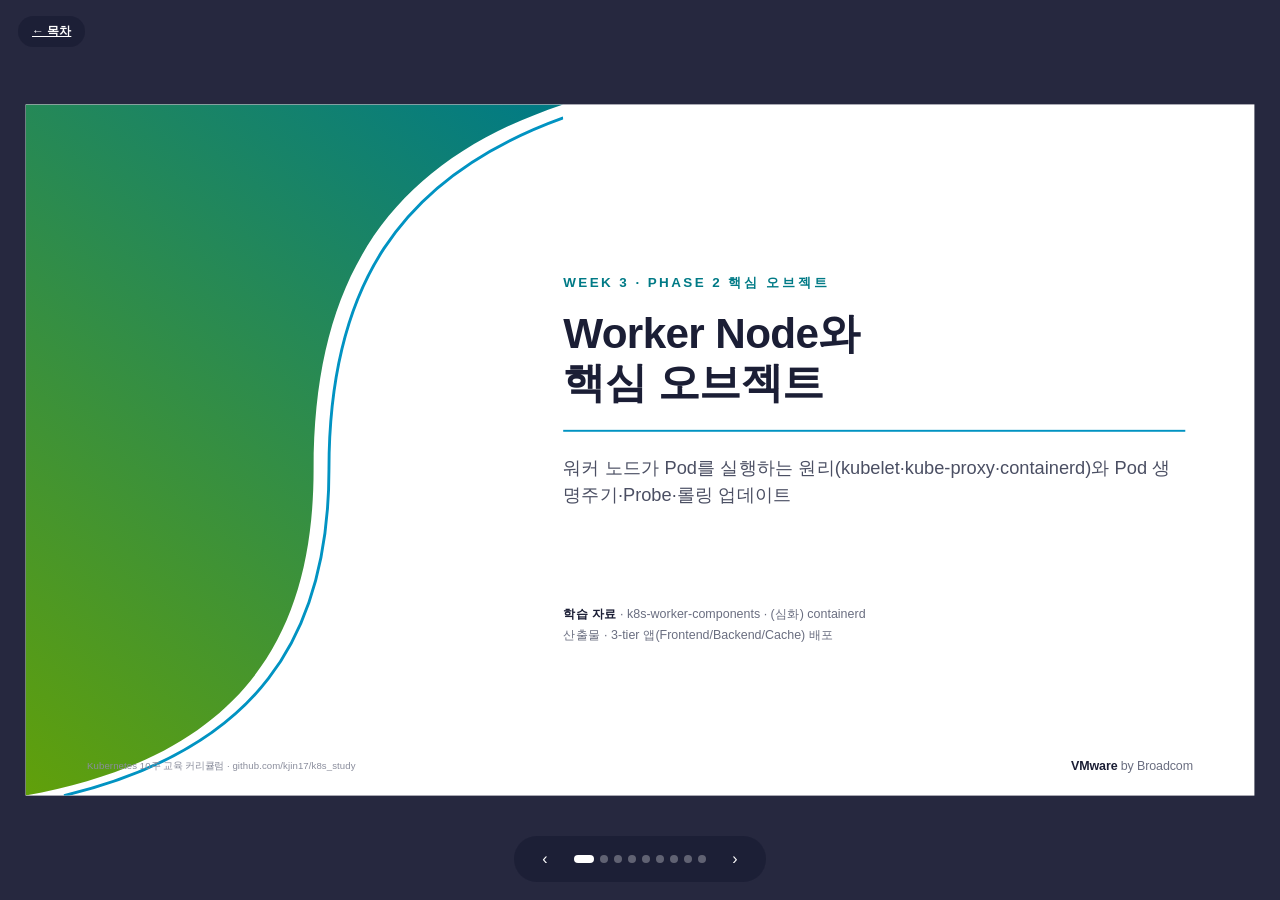
<file: docs/week3.html>
<!doctype html>
<html lang="ko">
<head>
<meta charset="utf-8">
<meta name="viewport" content="width=device-width, initial-scale=1">
<title>Week 3 — Worker Node와 핵심 오브젝트 · K8s 10주</title>
<link rel="stylesheet" href="deck.css">
<style>.home{position:fixed;top:16px;left:18px;z-index:60;background:rgba(27,30,53,.82);color:#fff;font-size:12px;font-weight:700;padding:7px 14px;border-radius:999px;backdrop-filter:blur(6px)}</style>
</head>
<body>
<a class="home" href="index.html">← 목차</a>
<div class="stage">
  <div class="deck" id="deck">

    <!-- 1 Title -->
    <section class="slide l-title active">
      <svg class="swoosh" style="left:0;top:0" width="560" height="720" viewBox="0 0 560 720" fill="none">
        <defs><linearGradient id="gLeaf" x1="0" y1="720" x2="560" y2="0" gradientUnits="userSpaceOnUse"><stop stop-color="#61A00A"/><stop offset="1" stop-color="#007A86"/></linearGradient></defs>
        <path d="M0 0 H560 C 380 60 300 180 300 380 C 300 560 220 680 0 720 Z" fill="url(#gLeaf)"/>
        <path d="M560 14 C 388 76 316 192 316 380 C 316 556 240 672 40 720" stroke="#0193C2" stroke-width="3" fill="none"/>
      </svg>
      <div class="title-block">
        <div class="eyebrow">Week 3 · Phase 2 핵심 오브젝트</div>
        <h1>Worker Node와<br>핵심 오브젝트</h1>
        <div class="rule"></div>
        <div class="subtitle">워커 노드가 Pod를 실행하는 원리(kubelet·kube-proxy·containerd)와 Pod 생명주기·Probe·롤링 업데이트</div>
      </div>
      <div class="meta"><b>학습 자료</b> · k8s-worker-components · (심화) containerd<br>산출물 · 3-tier 앱(Frontend/Backend/Cache) 배포</div>
      <div class="footer"><div>Kubernetes 10주 교육 커리큘럼 · github.com/kjin17/k8s_study</div><div class="brand-mark">VMware <span>by Broadcom</span></div></div>
    </section>

    <!-- 2 학습 목표 -->
    <section class="slide l-content">
      <div class="head"><h2>학습 목표</h2><div class="sub">워커 노드에서 실제로 무슨 일이 일어나는가</div></div>
      <div class="body">
        <ul>
          <li><b>워커 3대 컴포넌트</b> — kubelet · kube-proxy · container runtime(containerd)의 역할을 이해한다</li>
          <li><b>Pod 생명주기</b> — 상태·재시작 정책과 Liveness/Readiness Probe를 설명할 수 있다</li>
          <li><b>Deployment</b> — 롤링 업데이트와 롤백을 활용할 수 있다</li>
          <li><b>트러블슈팅</b> — <b>crictl</b>로 워커 노드에서 직접 진단한다</li>
        </ul>
      </div>
      <div class="footer"><div class="brand-mark">VMware <span>by Broadcom</span></div><div class="page-no">2</div></div>
    </section>

    <!-- 3 워커 3대 컴포넌트 -->
    <section class="slide l-content">
      <div class="head"><h2>Worker Node 3대 컴포넌트</h2><div class="sub">Control Plane의 명령을 받아 실제 컨테이너를 띄운다</div></div>
      <div class="body diagram">
        <svg class="slidesvg" viewBox="0 0 1120 420">
          <style>.t{fill:#1B1E35;font:700 17px Arial}.s{fill:#4b4f63;font:600 12.5px Arial}.h{fill:#6a6e80;font:700 12px Arial;letter-spacing:1px}.m{fill:#8ad35a;font:700 12px "SF Mono",monospace}</style>
          <rect x="30" y="20" width="1060" height="60" rx="10" fill="#eef6f7" stroke="#007A86"/><text x="52" y="56" class="t" fill="#007A86">API Server (Control Plane)</text><text x="900" y="56" class="s">→ 원하는 상태 전달</text>
          <path d="M560 80 L560 108" stroke="#9aa0b4" stroke-width="2"/><path d="M560 108 l-6 -9 h12 z" fill="#9aa0b4"/>
          <rect x="30" y="112" width="345" height="150" rx="12" fill="#f0f7e6" stroke="#61A00A"/><text x="52" y="142" class="h">AGENT</text><text x="52" y="168" class="t">kubelet</text><text x="52" y="196" class="s">노드 대표 · PodSpec 받아</text><text x="52" y="216" class="s">컨테이너 생성·상태 보고</text><text x="52" y="240" class="s">Probe 실행·재시작 판단</text>
          <rect x="388" y="112" width="345" height="150" rx="12" fill="#eff7fb" stroke="#0193C2"/><text x="410" y="142" class="h">NETWORK</text><text x="410" y="168" class="t">kube-proxy</text><text x="410" y="196" class="s">Service → Pod 라우팅</text><text x="410" y="216" class="s">iptables / IPVS 규칙 관리</text><text x="410" y="240" class="s">로드밸런싱</text>
          <rect x="746" y="112" width="344" height="150" rx="12" fill="#f5f1f9" stroke="#6C4B8F"/><text x="768" y="142" class="h">RUNTIME</text><text x="768" y="168" class="t">containerd</text><text x="768" y="196" class="s">CRI로 kubelet과 통신</text><text x="768" y="216" class="s">이미지 pull · 컨테이너 실행</text><text x="768" y="240" class="s">shim으로 프로세스 관리</text>
          <text x="560" y="300" class="m" text-anchor="middle">kubelet ⇄ (CRI) ⇄ containerd ⇄ (OCI) ⇄ runc → 컨테이너</text>
          <text x="560" y="340" class="s" text-anchor="middle">kubelet은 "무엇을", kube-proxy는 "어디로", containerd는 "어떻게 실행"을 담당</text>
        </svg>
      </div>
      <div class="footer"><div class="brand-mark">VMware <span>by Broadcom</span></div><div class="page-no">3</div></div>
    </section>

    <!-- 4 Pod 생명주기 + Probe -->
    <section class="slide l-two">
      <div class="head"><h2>Pod 생명주기 & Probe</h2><div class="sub">상태를 알고, 헬스체크로 자동 복구·트래픽 제어</div></div>
      <div class="cols">
        <div class="card leaf">
          <span class="card-tag">Lifecycle</span>
          <h3>Pod 5가지 상태</h3>
          <ul>
            <li><b>Pending</b> — 스케줄/이미지 pull 대기</li>
            <li><b>Running</b> — 컨테이너 정상 실행 중</li>
            <li><b>Succeeded / Failed</b> — 정상/비정상 종료</li>
            <li><b>Unknown</b> — 노드 통신 불가</li>
            <li>재시작 정책: Always · OnFailure · Never</li>
          </ul>
        </div>
        <div class="card aqua">
          <span class="card-tag">Probe</span>
          <h3>Liveness vs Readiness</h3>
          <ul>
            <li><b>Liveness</b> — 실패 시 <b>컨테이너 재시작</b></li>
            <li><b>Readiness</b> — 실패 시 <b>Service에서 제외</b>(트래픽 차단)</li>
            <li>방식: httpGet · tcpSocket · exec</li>
            <li>→ 자동 복구 + 무중단 트래픽 라우팅</li>
          </ul>
        </div>
      </div>
      <div class="footer"><div class="brand-mark">VMware <span>by Broadcom</span></div><div class="page-no">4</div></div>
    </section>

    <!-- 5 Deployment 롤링 -->
    <section class="slide l-content">
      <div class="head"><h2>Deployment — 롤링 업데이트 & 롤백</h2><div class="sub">무중단 배포와 즉시 되돌리기</div></div>
      <div class="body diagram">
        <svg class="slidesvg" viewBox="0 0 1120 300">
          <style>.rt{fill:#1B1E35;font:700 15px Arial}.rs{fill:#6a6e80;font:600 12px Arial}</style>
          <rect x="30" y="60" width="230" height="90" rx="10" fill="#f2f2f2" stroke="#cfd2dc"/><text x="130" y="100" class="rt" text-anchor="middle">v1.24 ×3</text><text x="130" y="126" class="rs" text-anchor="middle">기존 ReplicaSet</text>
          <text x="300" y="110" class="rs" text-anchor="middle">rollout →</text>
          <rect x="360" y="60" width="230" height="90" rx="10" fill="#fdf6e3" stroke="#EDB516"/><text x="475" y="100" class="rt" text-anchor="middle">v1.24×1 + v1.25×2</text><text x="475" y="126" class="rs" text-anchor="middle">점진 교체(무중단)</text>
          <text x="630" y="110" class="rs" text-anchor="middle">→</text>
          <rect x="690" y="60" width="230" height="90" rx="10" fill="#e0f0e0" stroke="#61A00A"/><text x="805" y="100" class="rt" text-anchor="middle">v1.25 ×3</text><text x="805" y="126" class="rs" text-anchor="middle">새 ReplicaSet</text>
          <path d="M805 155 C 805 220, 130 220, 130 158" fill="none" stroke="#6C4B8F" stroke-width="2" stroke-dasharray="6 5"/><text x="467" y="212" class="rs" fill="#6C4B8F" text-anchor="middle">rollout undo → 이전 버전으로 즉시 롤백</text>
        </svg>
        <div class="code" style="margin-top:6px;font-size:12.5px">
<span class="pr">$</span> <span class="cmd">kubectl</span> set image deployment/nginx nginx=<span class="str">nginx:1.25</span>
<span class="pr">$</span> <span class="cmd">kubectl</span> rollout status deployment/nginx   <span class="c"># 진행 확인</span>
<span class="pr">$</span> <span class="cmd">kubectl</span> rollout undo deployment/nginx     <span class="c"># 롤백</span>
        </div>
      </div>
      <div class="footer"><div class="brand-mark">VMware <span>by Broadcom</span></div><div class="page-no">5</div></div>
    </section>

    <!-- 6 실습 crictl -->
    <section class="slide l-content">
      <div class="head"><h2>라이브 실습 — 핵심 오브젝트 & 트러블슈팅</h2><div class="sub">스크립트로 학습하고, 워커에서 직접 진단</div></div>
      <div class="body">
        <div class="code">
<span class="c"># 실습 1: 인터랙티브 학습 (Namespace→Pod→Deployment→Service→ConfigMap→Secret)</span>
<span class="pr">$</span> ./k8s-learn.sh

<span class="c"># 실습 2: Worker Node에서 직접 트러블슈팅 (crictl)</span>
<span class="pr">$</span> sudo <span class="cmd">crictl</span> ps                 <span class="c"># 컨테이너 목록</span>
<span class="pr">$</span> sudo <span class="cmd">crictl</span> logs &lt;id&gt;          <span class="c"># 컨테이너 로그</span>
<span class="pr">$</span> sudo <span class="cmd">systemctl</span> status kubelet
<span class="pr">$</span> sudo <span class="cmd">journalctl</span> -u kubelet -f
        </div>
      </div>
      <div class="footer"><div class="brand-mark">VMware <span>by Broadcom</span></div><div class="page-no">6</div></div>
    </section>

    <!-- 7 Probe 실습 -->
    <section class="slide l-content">
      <div class="head"><h2>라이브 실습 — Probe 시나리오</h2><div class="sub">헬스체크 동작을 직접 관찰</div></div>
      <div class="body">
        <div class="code" style="font-size:13px">
<span class="cmd">apiVersion:</span> v1
<span class="cmd">kind:</span> Pod
<span class="cmd">metadata:</span> {<span class="arg">name:</span> probe-demo}
<span class="cmd">spec:</span>
  <span class="arg">containers:</span>
  - <span class="arg">name:</span> app
    <span class="arg">image:</span> <span class="str">nginx</span>
    <span class="arg">livenessProbe:</span>                      <span class="c"># 실패 → 재시작</span>
      httpGet: {path: /, port: <span class="str">80</span>}
      initialDelaySeconds: 5
    <span class="arg">readinessProbe:</span>                     <span class="c"># 실패 → 트래픽 제외</span>
      tcpSocket: {port: <span class="str">80</span>}
        </div>
      </div>
      <div class="footer"><div class="brand-mark">VMware <span>by Broadcom</span></div><div class="page-no">7</div></div>
    </section>

    <!-- 8 과제 -->
    <section class="slide l-two">
      <div class="head"><h2>과제 — 3-tier 앱 배포</h2><div class="sub">배운 오브젝트를 실제 앱으로</div></div>
      <div class="cols">
        <div class="card leaf">
          <span class="card-tag">Deploy</span>
          <h3>3-tier 애플리케이션</h3>
          <ul>
            <li><b>Frontend</b> — Nginx Deployment</li>
            <li><b>Backend</b> — Node.js Deployment</li>
            <li><b>Cache</b> — Redis Deployment</li>
            <li>→ Deployment 3개로 구성</li>
          </ul>
        </div>
        <div class="card plum">
          <span class="card-tag">심화 과제</span>
          <h3>Probe · Config 실습</h3>
          <ul>
            <li>Liveness를 일부러 실패 → <b>재시작 횟수 관찰·분석</b></li>
            <li><b>ConfigMap</b>을 환경변수로</li>
            <li><b>Secret</b>을 볼륨 마운트로 같은 Pod에 사용</li>
          </ul>
        </div>
      </div>
      <div class="footer"><div class="brand-mark">VMware <span>by Broadcom</span></div><div class="page-no">8</div></div>
    </section>

    <!-- 9 체크리스트 -->
    <section class="slide l-content">
      <div class="head"><h2>체크리스트 & 다음 주</h2><div class="sub">이걸 할 수 있으면 Week 3 완료</div></div>
      <div class="body">
        <ul>
          <li><b>kubelet · kube-proxy · container runtime</b>의 역할을 설명할 수 있다</li>
          <li>Pod의 <b>5가지 상태</b>(Pending/Running/Succeeded/Failed/Unknown)를 안다</li>
          <li><b>crictl</b>로 컨테이너 로그·상태를 확인할 수 있다</li>
          <li><b>Deployment 롤백</b>을 실행할 수 있다</li>
        </ul>
        <div class="callout tip" style="margin-top:18px"><div class="ico">→</div><div><b>다음 주(Week 4)</b> — 네트워킹: Service 타입, Ingress 라우팅, CoreDNS, CNI 비교로 서비스를 노출합니다.</div></div>
      </div>
      <div class="footer"><div class="brand-mark">VMware <span>by Broadcom</span></div><div class="page-no">9</div></div>
    </section>

  </div>
</div>
<nav class="nav">
  <button id="prev" aria-label="Previous">‹</button>
  <div class="dots" id="dots"></div>
  <button id="next" aria-label="Next">›</button>
</nav>
<script src="deck.js"></script>
</body>
</html>
</file>
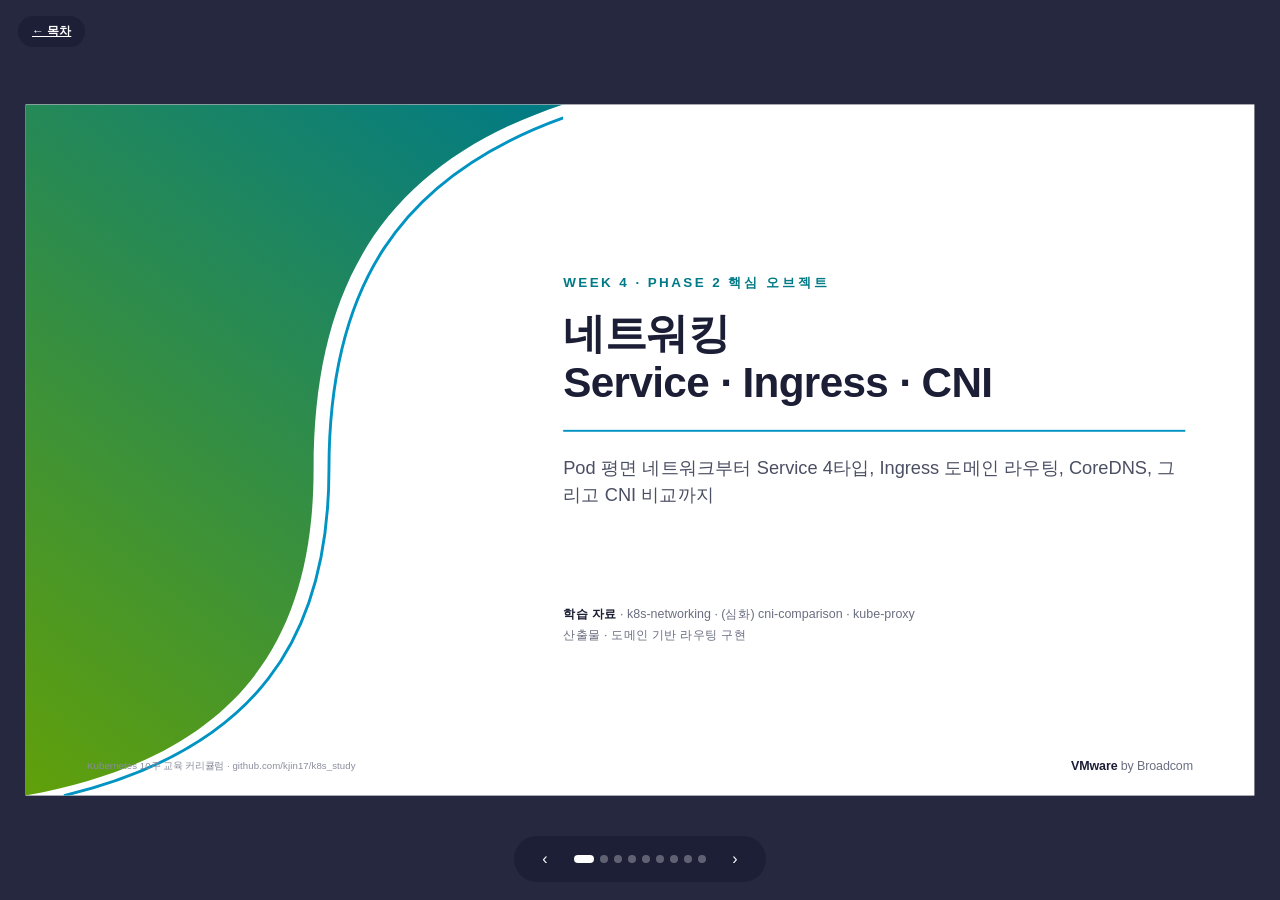
<file: docs/week4.html>
<!doctype html>
<html lang="ko">
<head>
<meta charset="utf-8">
<meta name="viewport" content="width=device-width, initial-scale=1">
<title>Week 4 — 네트워킹 (Service · Ingress · CNI) · K8s 10주</title>
<link rel="stylesheet" href="deck.css">
<style>.home{position:fixed;top:16px;left:18px;z-index:60;background:rgba(27,30,53,.82);color:#fff;font-size:12px;font-weight:700;padding:7px 14px;border-radius:999px;backdrop-filter:blur(6px)}</style>
</head>
<body>
<a class="home" href="index.html">← 목차</a>
<div class="stage">
  <div class="deck" id="deck">

    <!-- 1 Title -->
    <section class="slide l-title active">
      <svg class="swoosh" style="left:0;top:0" width="560" height="720" viewBox="0 0 560 720" fill="none">
        <defs><linearGradient id="gLeaf" x1="0" y1="720" x2="560" y2="0" gradientUnits="userSpaceOnUse"><stop stop-color="#61A00A"/><stop offset="1" stop-color="#007A86"/></linearGradient></defs>
        <path d="M0 0 H560 C 380 60 300 180 300 380 C 300 560 220 680 0 720 Z" fill="url(#gLeaf)"/>
        <path d="M560 14 C 388 76 316 192 316 380 C 316 556 240 672 40 720" stroke="#0193C2" stroke-width="3" fill="none"/>
      </svg>
      <div class="title-block">
        <div class="eyebrow">Week 4 · Phase 2 핵심 오브젝트</div>
        <h1>네트워킹<br>Service · Ingress · CNI</h1>
        <div class="rule"></div>
        <div class="subtitle">Pod 평면 네트워크부터 Service 4타입, Ingress 도메인 라우팅, CoreDNS, 그리고 CNI 비교까지</div>
      </div>
      <div class="meta"><b>학습 자료</b> · k8s-networking · (심화) cni-comparison · kube-proxy<br>산출물 · 도메인 기반 라우팅 구현</div>
      <div class="footer"><div>Kubernetes 10주 교육 커리큘럼 · github.com/kjin17/k8s_study</div><div class="brand-mark">VMware <span>by Broadcom</span></div></div>
    </section>

    <!-- 2 학습 목표 -->
    <section class="slide l-content">
      <div class="head"><h2>학습 목표</h2><div class="sub">"서비스를 어떻게 노출하고 연결하나"</div></div>
      <div class="body">
        <ul>
          <li><b>Pod 네트워크 모델</b> — 모든 Pod가 하나의 평면 IP로 통신하는 원리를 이해한다</li>
          <li><b>Service 4타입</b> — ClusterIP / NodePort / LoadBalancer / ExternalName을 구분한다</li>
          <li><b>kube-proxy</b> — iptables / IPVS 모드 동작을 안다</li>
          <li><b>Ingress</b> — 도메인·경로 기반 HTTP 라우팅을 구현한다</li>
          <li><b>CNI</b> — Antrea / Calico / Cilium의 역할·차이를 설명한다</li>
        </ul>
      </div>
      <div class="footer"><div class="brand-mark">VMware <span>by Broadcom</span></div><div class="page-no">2</div></div>
    </section>

    <!-- 3 Service 4타입 -->
    <section class="slide l-data table-only">
      <div class="head"><h2>Service 4가지 타입</h2><div class="sub">사라지는 Pod IP 앞에 안정적인 연결점을 제공</div></div>
      <table>
        <thead><tr><th style="width:22%">타입</th><th style="width:30%">노출 범위</th><th>용도</th></tr></thead>
        <tbody>
          <tr><td><b>ClusterIP</b></td><td>클러스터 내부 (기본)</td><td>내부 서비스 간 통신 · 가상 IP</td></tr>
          <tr><td><b>NodePort</b></td><td>노드 IP:30000–32767</td><td>외부에서 노드 포트로 접근 (개발/테스트)</td></tr>
          <tr><td><b>LoadBalancer</b></td><td>외부 LB VIP</td><td>클라우드/MetalLB로 외부 노출</td></tr>
          <tr><td><b>ExternalName</b></td><td>DNS CNAME</td><td>외부 도메인을 클러스터 이름으로 매핑</td></tr>
        </tbody>
      </table>
      <div class="footer"><div class="brand-mark">VMware <span>by Broadcom</span></div><div class="page-no">3</div></div>
    </section>

    <!-- 4 Ingress 라우팅 -->
    <section class="slide l-content">
      <div class="head"><h2>Ingress — 도메인·경로 라우팅</h2><div class="sub">하나의 진입점(L7)에서 여러 서비스로 분기</div></div>
      <div class="body diagram">
        <svg class="slidesvg" viewBox="0 0 1120 320">
          <style>.it{fill:#1B1E35;font:700 15px Arial}.is{fill:#6a6e80;font:600 12px Arial}.im{fill:#8ad35a;font:700 12px "SF Mono",monospace}</style>
          <rect x="30" y="120" width="200" height="70" rx="10" fill="#f2f2f2" stroke="#cfd2dc"/><text x="130" y="152" class="it" text-anchor="middle">Client</text><text x="130" y="174" class="is" text-anchor="middle">HTTP(S)</text>
          <path d="M230 155 h70" stroke="#9aa0b4" stroke-width="2"/><path d="M300 155 l-9 -5 v10 z" fill="#9aa0b4"/>
          <rect x="300" y="110" width="240" height="90" rx="10" fill="#eef6f7" stroke="#007A86"/><text x="420" y="145" class="it" fill="#007A86" text-anchor="middle">Ingress Controller</text><text x="420" y="172" class="is" text-anchor="middle">nginx · 호스트/경로 규칙</text>
          <path d="M540 140 h90" stroke="#9aa0b4" stroke-width="2"/><path d="M630 140 l-9 -5 v10 z" fill="#9aa0b4"/>
          <path d="M540 175 h90" stroke="#9aa0b4" stroke-width="2"/><path d="M630 175 l-9 -5 v10 z" fill="#9aa0b4"/>
          <rect x="630" y="105" width="300" height="46" rx="9" fill="#e0f0e0" stroke="#61A00A"/><text x="650" y="133" class="im">api.example.local →</text><text x="820" y="133" class="is">Service: api</text>
          <rect x="630" y="163" width="300" height="46" rx="9" fill="#f5f1f9" stroke="#6C4B8F"/><text x="650" y="191" class="im">web.example.local →</text><text x="820" y="191" class="is">Service: web</text>
          <text x="30" y="250" class="is">Ingress = L7 라우팅(호스트·경로) · NodePort/LoadBalancer 여러 개 대신 진입점 1개로 통합 → 비용·관리 절감</text>
        </svg>
      </div>
      <div class="footer"><div class="brand-mark">VMware <span>by Broadcom</span></div><div class="page-no">4</div></div>
    </section>

    <!-- 5 CNI 비교 -->
    <section class="slide l-two">
      <div class="head"><h2>CNI 비교 — Antrea · Calico · Cilium</h2><div class="sub">Pod 네트워크·정책을 구현하는 플러그인, 데이터플레인이 다르다</div></div>
      <div class="cols three">
        <div class="card leaf"><span class="card-tag">Antrea</span><h3>OVS 기반</h3>
          <ul><li>Open vSwitch 데이터플레인</li><li>NetworkPolicy + Antrea CRD</li><li>VMware/VKS 기본 CNI</li></ul></div>
        <div class="card aqua"><span class="card-tag">Calico</span><h3>L3 라우팅/BGP</h3>
          <ul><li>BGP 라우팅(터널 없이도)</li><li>강력한 NetworkPolicy</li><li>대규모·성능 안정</li></ul></div>
        <div class="card plum"><span class="card-tag">Cilium</span><h3>eBPF 기반</h3>
          <ul><li>eBPF 데이터플레인·고성능</li><li>L7 정책·Hubble 관측성</li><li>kube-proxy 대체 가능</li></ul></div>
      </div>
      <div class="footer"><div class="brand-mark">VMware <span>by Broadcom</span></div><div class="page-no">5</div></div>
    </section>

    <!-- 6 실습 Service/Ingress -->
    <section class="slide l-content">
      <div class="head"><h2>라이브 실습 — Service & Ingress</h2><div class="sub">타입별 차이 관찰 후 Ingress Controller 설치</div></div>
      <div class="body">
        <div class="code">
<span class="c"># 실습 1: Service 타입 비교 (ClusterIP → NodePort → LoadBalancer)</span>
<span class="pr">$</span> ./k8s-learn.sh   <span class="c"># 4번 메뉴</span>

<span class="c"># 실습 2: Ingress Controller(nginx) 설치</span>
<span class="pr">$</span> <span class="cmd">helm</span> repo add ingress-nginx https://kubernetes.github.io/ingress-nginx
<span class="pr">$</span> <span class="cmd">helm</span> install ingress-nginx ingress-nginx/ingress-nginx \
    -n ingress-nginx --create-namespace \
    --set controller.service.type=<span class="str">NodePort</span>
        </div>
      </div>
      <div class="footer"><div class="brand-mark">VMware <span>by Broadcom</span></div><div class="page-no">6</div></div>
    </section>

    <!-- 7 실습 CoreDNS -->
    <section class="slide l-content">
      <div class="head"><h2>라이브 실습 — CoreDNS (서비스 디스커버리)</h2><div class="sub">이름으로 서비스를 찾는 원리</div></div>
      <div class="body">
        <div class="code">
<span class="c"># dnsutils Pod에서 이름 해석 관찰</span>
<span class="pr">$</span> <span class="cmd">kubectl</span> run dnsutils --image=registry.k8s.io/e2e-test-images/jessie-dnsutils:1.3 --rm -it -- bash

<span class="c"># Pod 안에서:</span>
<span class="pr">#</span> <span class="cmd">nslookup</span> kubernetes.default
<span class="pr">#</span> <span class="cmd">nslookup</span> <span class="str">my-svc.my-namespace.svc.cluster.local</span>
        </div>
        <div class="callout tip" style="margin-top:16px"><div class="ico">i</div><div>서비스 FQDN 규칙: <b>&lt;service&gt;.&lt;namespace&gt;.svc.cluster.local</b> — Pod IP는 사라져도 이 이름은 안정적</div></div>
      </div>
      <div class="footer"><div class="brand-mark">VMware <span>by Broadcom</span></div><div class="page-no">7</div></div>
    </section>

    <!-- 8 과제 -->
    <section class="slide l-two">
      <div class="head"><h2>과제 — 네트워킹 실전</h2><div class="sub">정책·노출·보안·CNI 비교</div></div>
      <div class="cols">
        <div class="card leaf"><span class="card-tag">기본</span><h3>노출 & 보안</h3>
          <ul><li><b>NetworkPolicy</b>로 dev→prod 접근 차단</li><li><b>MetalLB</b>로 LoadBalancer 구현(베어메탈)</li><li>TLS Secret + <b>Ingress HTTPS</b>(cert-manager)</li></ul></div>
        <div class="card plum"><span class="card-tag">심화</span><h3>CNI · kube-proxy 비교</h3>
          <ul><li>동일 워크로드를 <b>Antrea/Calico/Cilium</b>에 배포 → 패킷 경로(터널 vs BGP vs eBPF) 비교</li><li>iptables ↔ IPVS 전환 → 분산 알고리즘(rr/lc) 검증</li></ul></div>
      </div>
      <div class="footer"><div class="brand-mark">VMware <span>by Broadcom</span></div><div class="page-no">8</div></div>
    </section>

    <!-- 9 체크리스트 -->
    <section class="slide l-content">
      <div class="head"><h2>체크리스트 & 다음 주</h2><div class="sub">이걸 할 수 있으면 Week 4 완료</div></div>
      <div class="body">
        <ul>
          <li><b>CNI</b>가 무엇이고 왜 필요한지 설명할 수 있다</li>
          <li><b>kube-proxy</b>의 iptables/IPVS 모드 차이를 안다</li>
          <li><b>CoreDNS</b>의 service discovery 동작 원리를 안다</li>
          <li><b>Ingress</b>와 NodePort/LoadBalancer의 차이를 비교할 수 있다</li>
        </ul>
        <div class="callout tip" style="margin-top:18px"><div class="ico">→</div><div><b>다음 주(Week 5)</b> — 스토리지: PV/PVC, CSI, StatefulSet으로 영속 데이터를 다룹니다.</div></div>
      </div>
      <div class="footer"><div class="brand-mark">VMware <span>by Broadcom</span></div><div class="page-no">9</div></div>
    </section>

  </div>
</div>
<nav class="nav">
  <button id="prev" aria-label="Previous">‹</button>
  <div class="dots" id="dots"></div>
  <button id="next" aria-label="Next">›</button>
</nav>
<script src="deck.js"></script>
</body>
</html>
</file>
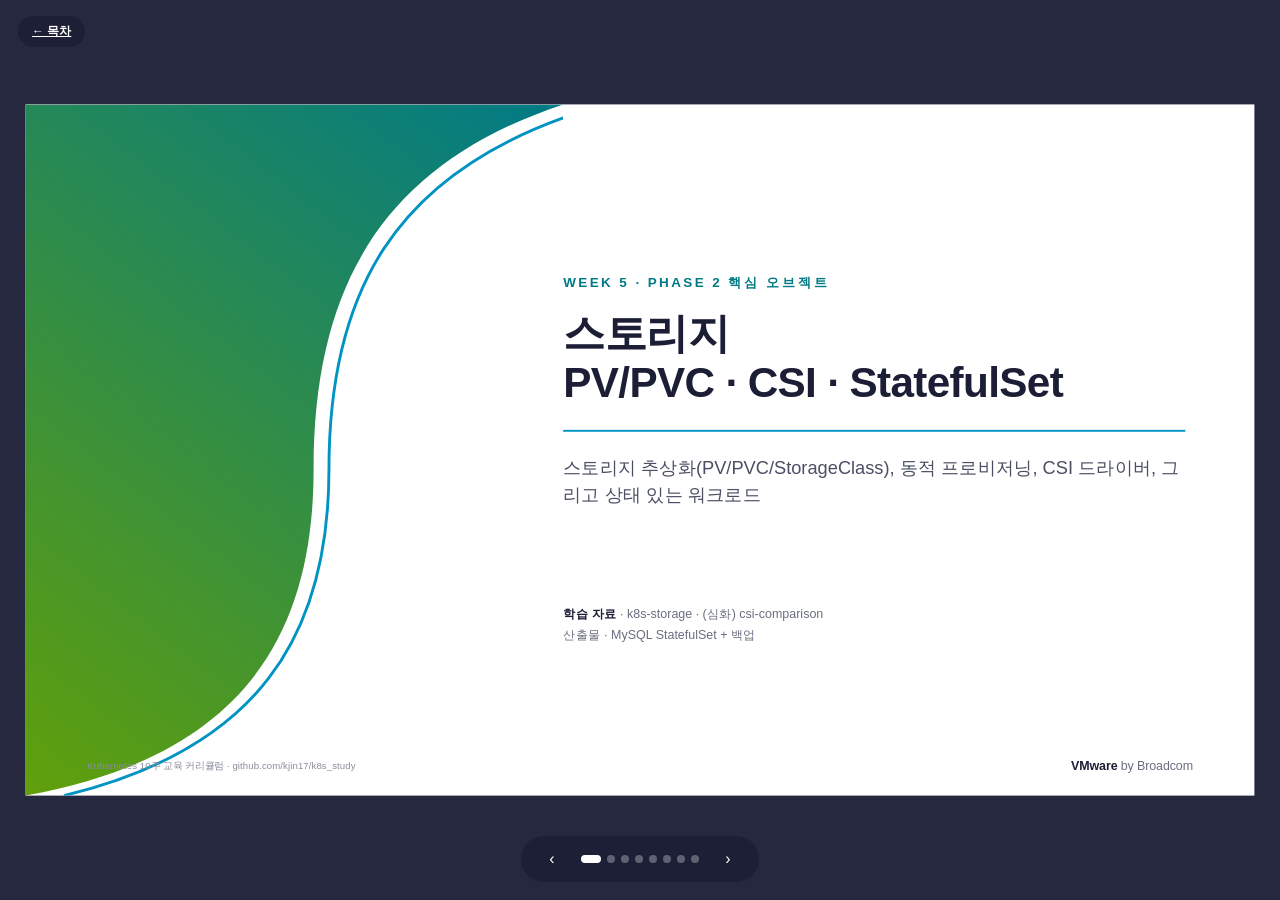
<file: docs/week5.html>
<!doctype html>
<html lang="ko">
<head>
<meta charset="utf-8">
<meta name="viewport" content="width=device-width, initial-scale=1">
<title>Week 5 — 스토리지 (PV/PVC · CSI · StatefulSet) · K8s 10주</title>
<link rel="stylesheet" href="deck.css">
<style>.home{position:fixed;top:16px;left:18px;z-index:60;background:rgba(27,30,53,.82);color:#fff;font-size:12px;font-weight:700;padding:7px 14px;border-radius:999px;backdrop-filter:blur(6px)}</style>
</head>
<body>
<a class="home" href="index.html">← 목차</a>
<div class="stage">
  <div class="deck" id="deck">

    <!-- 1 Title -->
    <section class="slide l-title active">
      <svg class="swoosh" style="left:0;top:0" width="560" height="720" viewBox="0 0 560 720" fill="none">
        <defs><linearGradient id="gLeaf" x1="0" y1="720" x2="560" y2="0" gradientUnits="userSpaceOnUse"><stop stop-color="#61A00A"/><stop offset="1" stop-color="#007A86"/></linearGradient></defs>
        <path d="M0 0 H560 C 380 60 300 180 300 380 C 300 560 220 680 0 720 Z" fill="url(#gLeaf)"/>
        <path d="M560 14 C 388 76 316 192 316 380 C 316 556 240 672 40 720" stroke="#0193C2" stroke-width="3" fill="none"/>
      </svg>
      <div class="title-block">
        <div class="eyebrow">Week 5 · Phase 2 핵심 오브젝트</div>
        <h1>스토리지<br>PV/PVC · CSI · StatefulSet</h1>
        <div class="rule"></div>
        <div class="subtitle">스토리지 추상화(PV/PVC/StorageClass), 동적 프로비저닝, CSI 드라이버, 그리고 상태 있는 워크로드</div>
      </div>
      <div class="meta"><b>학습 자료</b> · k8s-storage · (심화) csi-comparison<br>산출물 · MySQL StatefulSet + 백업</div>
      <div class="footer"><div>Kubernetes 10주 교육 커리큘럼 · github.com/kjin17/k8s_study</div><div class="brand-mark">VMware <span>by Broadcom</span></div></div>
    </section>

    <!-- 2 학습 목표 -->
    <section class="slide l-content">
      <div class="head"><h2>학습 목표</h2><div class="sub">"영속 데이터를 어떻게 안전하게 다루나"</div></div>
      <div class="body">
        <ul>
          <li><b>PV/PVC 분리</b> — 왜 스토리지 제공(관리자)과 요청(개발자)을 나누는지 설명한다</li>
          <li><b>StorageClass + 동적 프로비저닝</b> — PV 자동 생성을 구현한다</li>
          <li><b>CSI 아키텍처</b> — 표준 인터페이스를 이해하고 vSphere CSI를 활용한다</li>
          <li><b>StatefulSet</b> — 안정적 ID·영속 스토리지가 필요한 워크로드를 배포한다</li>
        </ul>
      </div>
      <div class="footer"><div class="brand-mark">VMware <span>by Broadcom</span></div><div class="page-no">2</div></div>
    </section>

    <!-- 3 3단계 추상화 -->
    <section class="slide l-content">
      <div class="head"><h2>스토리지 3단계 추상화</h2><div class="sub">개발자는 "요청"만, 실제 볼륨은 자동으로</div></div>
      <div class="body diagram">
        <svg class="slidesvg" viewBox="0 0 1120 340">
          <style>.t{fill:#1B1E35;font:700 16px Arial}.s{fill:#6a6e80;font:600 12px Arial}.m{fill:#8ad35a;font:700 12px "SF Mono",monospace}</style>
          <rect x="30" y="60" width="300" height="120" rx="12" fill="#f0f7e6" stroke="#61A00A"/><text x="50" y="96" class="t">① PVC (요청)</text><text x="50" y="124" class="s">개발자: "1Gi 볼륨 주세요"</text><text x="50" y="148" class="s">accessMode · size · class</text>
          <text x="345" y="122" class="m" text-anchor="middle">bind →</text>
          <rect x="410" y="60" width="300" height="120" rx="12" fill="#eff7fb" stroke="#0193C2"/><text x="430" y="96" class="t">② StorageClass</text><text x="430" y="124" class="s">동적 프로비저너가</text><text x="430" y="148" class="s">PV를 자동 생성</text>
          <text x="725" y="122" class="m" text-anchor="middle">provision →</text>
          <rect x="790" y="60" width="300" height="120" rx="12" fill="#eef6f7" stroke="#007A86"/><text x="810" y="96" class="t">③ PV (실제 볼륨)</text><text x="810" y="124" class="s">CSI가 백엔드에 볼륨 생성</text><text x="810" y="148" class="s">vSAN/NFS/EBS...</text>
          <text x="30" y="240" class="s">PVC(요청)와 PV(실체)를 분리 → 개발자는 인프라를 몰라도 되고, 관리자는 백엔드를 자유롭게 교체 가능</text>
          <text x="30" y="272" class="s"><tspan font-weight="700" fill="#1B1E35">ReclaimPolicy</tspan> — Retain(보존) · Delete(삭제) · Recycle(재활용)</text>
        </svg>
      </div>
      <div class="footer"><div class="brand-mark">VMware <span>by Broadcom</span></div><div class="page-no">3</div></div>
    </section>

    <!-- 4 AccessMode + StatefulSet -->
    <section class="slide l-two">
      <div class="head"><h2>AccessMode & StatefulSet</h2><div class="sub">어떻게 붙이나, 그리고 상태 있는 워크로드</div></div>
      <div class="cols">
        <div class="card leaf">
          <span class="card-tag">AccessMode</span>
          <h3>볼륨 접근 방식</h3>
          <ul>
            <li><b>RWO</b> (ReadWriteOnce) — 단일 노드 읽기·쓰기</li>
            <li><b>ROX</b> (ReadOnlyMany) — 다중 노드 읽기</li>
            <li><b>RWX</b> (ReadWriteMany) — 다중 노드 읽기·쓰기(NFS 등)</li>
            <li><b>RWOP</b> — 단일 Pod 전용</li>
          </ul>
        </div>
        <div class="card aqua">
          <span class="card-tag">StatefulSet</span>
          <h3>vs Deployment</h3>
          <ul>
            <li>안정적 ID — <b>pod-0, pod-1</b> 순서 보장</li>
            <li><b>Headless Service</b>로 각 Pod에 고유 DNS</li>
            <li><b>volumeClaimTemplates</b> — Pod별 전용 PVC</li>
            <li>→ DB·메시지큐 등 상태 워크로드</li>
          </ul>
        </div>
      </div>
      <div class="footer"><div class="brand-mark">VMware <span>by Broadcom</span></div><div class="page-no">4</div></div>
    </section>

    <!-- 5 CSI 아키텍처 -->
    <section class="slide l-content">
      <div class="head"><h2>CSI 드라이버 아키텍처</h2><div class="sub">In-Tree 한계를 벗어난 표준 스토리지 인터페이스</div></div>
      <div class="body diagram">
        <svg class="slidesvg" viewBox="0 0 1120 320">
          <style>.t{fill:#1B1E35;font:700 15px Arial}.s{fill:#6a6e80;font:600 12px Arial}.h{fill:#6a6e80;font:700 12px Arial;letter-spacing:1px}</style>
          <rect x="30" y="30" width="1060" height="52" rx="10" fill="#eef6f7" stroke="#007A86"/><text x="52" y="63" class="t" fill="#007A86">Kubernetes (kube-controller / kubelet)</text>
          <path d="M560 82 L560 108" stroke="#9aa0b4" stroke-width="2"/><path d="M560 108 l-6 -9 h12 z" fill="#9aa0b4"/>
          <rect x="30" y="112" width="345" height="120" rx="12" fill="#f0f7e6" stroke="#61A00A"/><text x="52" y="140" class="h">CONTROLLER</text><text x="52" y="166" class="t">Provisioner</text><text x="52" y="190" class="s">PVC 감지 → 볼륨 생성/삭제</text><text x="52" y="212" class="s">Attacher — 노드에 연결</text>
          <rect x="388" y="112" width="345" height="120" rx="12" fill="#eff7fb" stroke="#0193C2"/><text x="410" y="140" class="h">NODE</text><text x="410" y="166" class="t">Node Plugin</text><text x="410" y="190" class="s">볼륨 mount/unmount</text><text x="410" y="212" class="s">각 노드 DaemonSet</text>
          <rect x="746" y="112" width="344" height="120" rx="12" fill="#f5f1f9" stroke="#6C4B8F"/><text x="768" y="140" class="h">BACKEND</text><text x="768" y="166" class="t">Storage 시스템</text><text x="768" y="190" class="s">vSphere CSI · Trident</text><text x="768" y="212" class="s">EBS · Rook-Ceph · NFS</text>
          <text x="30" y="280" class="s">CSI = 스토리지 벤더가 K8s 코드 수정 없이 플러그인 제공 · VolumeSnapshot으로 스냅샷/복원 지원</text>
        </svg>
      </div>
      <div class="footer"><div class="brand-mark">VMware <span>by Broadcom</span></div><div class="page-no">5</div></div>
    </section>

    <!-- 6 실습 -->
    <section class="slide l-content">
      <div class="head"><h2>라이브 실습 — 동적 PVC & StatefulSet</h2><div class="sub">자동 프로비저닝과 상태 워크로드</div></div>
      <div class="body">
        <div class="code" style="font-size:12.5px">
<span class="c"># 동적 프로비저닝 PVC</span>
<span class="cmd">kind:</span> PersistentVolumeClaim
<span class="cmd">spec:</span> {accessModes: [<span class="str">ReadWriteOnce</span>], storageClassName: <span class="str">&lt;default-sc&gt;</span>,
       resources: {requests: {storage: <span class="str">1Gi</span>}}}
<span class="pr">$</span> <span class="cmd">kubectl</span> get pv,pvc          <span class="c"># 자동 생성된 PV 확인</span>

<span class="c"># StatefulSet — Pod별 전용 볼륨</span>
<span class="cmd">kind:</span> StatefulSet
<span class="cmd">spec:</span> {serviceName: mysql-headless, replicas: <span class="str">3</span>,
       volumeClaimTemplates: [{... storage: <span class="str">5Gi</span>}]}
<span class="pr">$</span> <span class="cmd">kubectl</span> get csidriver         <span class="c"># vSphere CSI 확인</span>
        </div>
      </div>
      <div class="footer"><div class="brand-mark">VMware <span>by Broadcom</span></div><div class="page-no">6</div></div>
    </section>

    <!-- 7 과제 -->
    <section class="slide l-two">
      <div class="head"><h2>과제 — 영속성 검증</h2><div class="sub">데이터가 진짜 살아남는지 확인</div></div>
      <div class="cols">
        <div class="card leaf"><span class="card-tag">기본</span><h3>영속·스냅샷·쿼터</h3>
          <ul><li>StatefulSet <b>PostgreSQL</b> → Pod 삭제·재생성 후 데이터 유지 검증</li><li><b>VolumeSnapshot</b>으로 PVC 스냅샷 → 새 PVC로 복원</li><li><b>ResourceQuota</b>로 스토리지 초과 시 PVC 실패 확인</li></ul></div>
        <div class="card plum"><span class="card-tag">심화</span><h3>CSI 비교</h3>
          <ul><li>2개 이상 CSI(예: <b>vSphere CSI + NFS</b>) 설치</li><li>동일 워크로드 성능·기능 비교 표 작성</li></ul></div>
      </div>
      <div class="footer"><div class="brand-mark">VMware <span>by Broadcom</span></div><div class="page-no">7</div></div>
    </section>

    <!-- 8 체크리스트 -->
    <section class="slide l-content">
      <div class="head"><h2>체크리스트 & 다음 주</h2><div class="sub">이걸 할 수 있으면 Week 5 완료</div></div>
      <div class="body">
        <ul>
          <li><b>PV/PVC/StorageClass</b> 3단계 추상화를 그림으로 그릴 수 있다</li>
          <li><b>AccessMode</b>(RWO/ROX/RWX/RWOP)를 구분할 수 있다</li>
          <li>StatefulSet의 <b>안정적 ID</b>와 Headless Service의 관계를 안다</li>
          <li>CSI의 <b>Provisioner/Attacher/NodePlugin</b> 역할을 안다</li>
        </ul>
        <div class="callout tip" style="margin-top:18px"><div class="ico">→</div><div><b>다음 주(Week 6)</b> — 보안: 인증·인가, RBAC 4대 리소스, ServiceAccount, Pod Security Admission을 다룹니다.</div></div>
      </div>
      <div class="footer"><div class="brand-mark">VMware <span>by Broadcom</span></div><div class="page-no">8</div></div>
    </section>

  </div>
</div>
<nav class="nav">
  <button id="prev" aria-label="Previous">‹</button>
  <div class="dots" id="dots"></div>
  <button id="next" aria-label="Next">›</button>
</nav>
<script src="deck.js"></script>
</body>
</html>
</file>
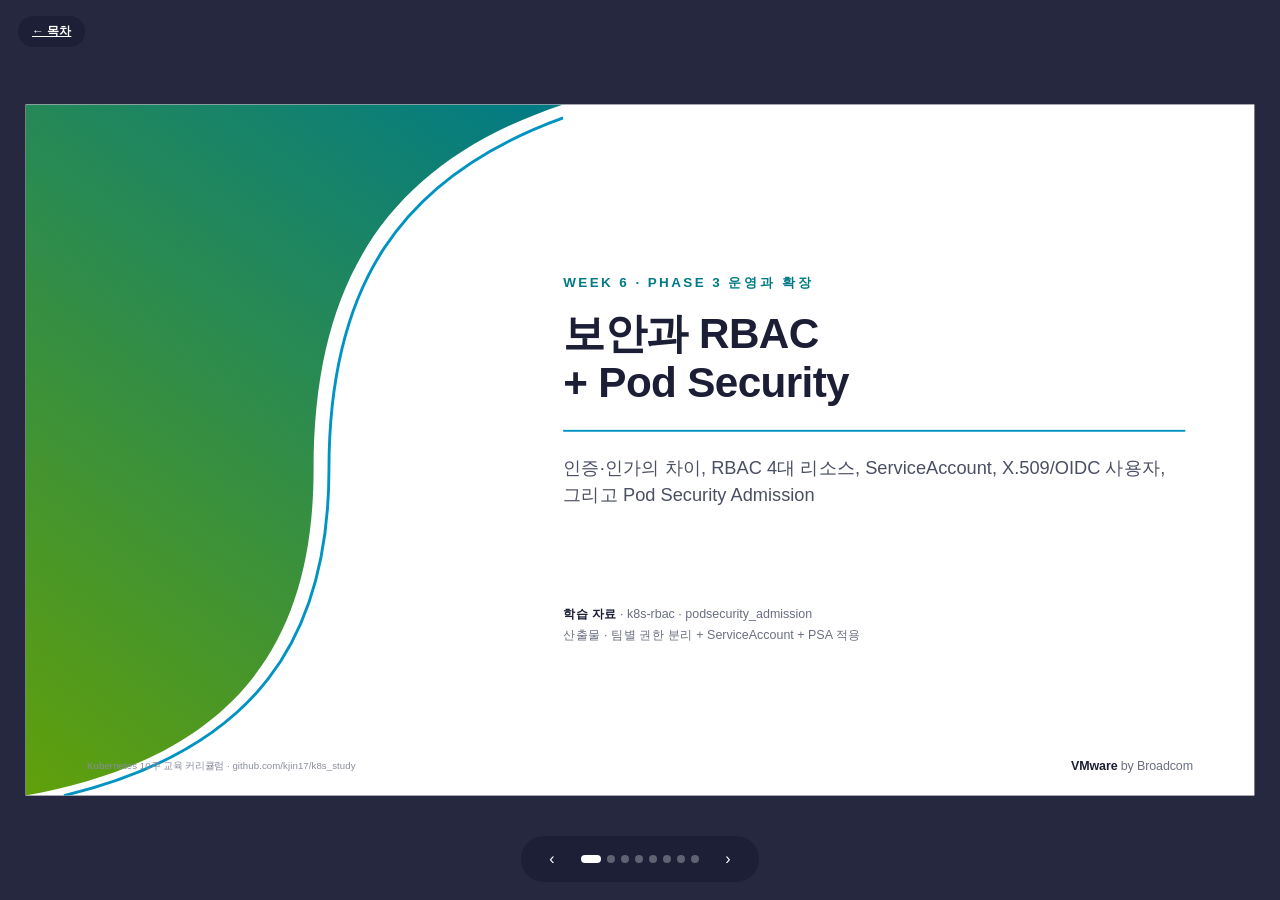
<file: docs/week6.html>
<!doctype html>
<html lang="ko">
<head>
<meta charset="utf-8">
<meta name="viewport" content="width=device-width, initial-scale=1">
<title>Week 6 — 보안과 RBAC · K8s 10주</title>
<link rel="stylesheet" href="deck.css">
<style>.home{position:fixed;top:16px;left:18px;z-index:60;background:rgba(27,30,53,.82);color:#fff;font-size:12px;font-weight:700;padding:7px 14px;border-radius:999px;backdrop-filter:blur(6px)}</style>
</head>
<body>
<a class="home" href="index.html">← 목차</a>
<div class="stage">
  <div class="deck" id="deck">

    <!-- 1 Title -->
    <section class="slide l-title active">
      <svg class="swoosh" style="left:0;top:0" width="560" height="720" viewBox="0 0 560 720" fill="none">
        <defs><linearGradient id="gLeaf" x1="0" y1="720" x2="560" y2="0" gradientUnits="userSpaceOnUse"><stop stop-color="#61A00A"/><stop offset="1" stop-color="#007A86"/></linearGradient></defs>
        <path d="M0 0 H560 C 380 60 300 180 300 380 C 300 560 220 680 0 720 Z" fill="url(#gLeaf)"/>
        <path d="M560 14 C 388 76 316 192 316 380 C 316 556 240 672 40 720" stroke="#0193C2" stroke-width="3" fill="none"/>
      </svg>
      <div class="title-block">
        <div class="eyebrow">Week 6 · Phase 3 운영과 확장</div>
        <h1>보안과 RBAC<br>+ Pod Security</h1>
        <div class="rule"></div>
        <div class="subtitle">인증·인가의 차이, RBAC 4대 리소스, ServiceAccount, X.509/OIDC 사용자, 그리고 Pod Security Admission</div>
      </div>
      <div class="meta"><b>학습 자료</b> · k8s-rbac · podsecurity_admission<br>산출물 · 팀별 권한 분리 + ServiceAccount + PSA 적용</div>
      <div class="footer"><div>Kubernetes 10주 교육 커리큘럼 · github.com/kjin17/k8s_study</div><div class="brand-mark">VMware <span>by Broadcom</span></div></div>
    </section>

    <!-- 2 학습 목표 -->
    <section class="slide l-content">
      <div class="head"><h2>학습 목표</h2><div class="sub">"누가, 무엇을, 어디까지 할 수 있나"</div></div>
      <div class="body">
        <ul>
          <li><b>인증 vs 인가</b> — Authentication(누구인가)과 Authorization(무엇을 허용)의 차이를 안다</li>
          <li><b>RBAC 4대 리소스</b> — Role / ClusterRole / RoleBinding / ClusterRoleBinding을 작성한다</li>
          <li><b>ServiceAccount</b> — Pod 워크로드의 권한을 분리한다</li>
          <li><b>X.509 / OIDC</b> — 사용자 인증 흐름을 이해하고 직접 사용자를 만든다</li>
          <li><b>Pod Security Admission</b> — 네임스페이스 단위 Pod 보안 정책을 적용한다</li>
        </ul>
      </div>
      <div class="footer"><div class="brand-mark">VMware <span>by Broadcom</span></div><div class="page-no">2</div></div>
    </section>

    <!-- 3 인증 vs 인가 -->
    <section class="slide l-content">
      <div class="head"><h2>인증(AuthN) → 인가(AuthZ) → Admission</h2><div class="sub">API 요청이 통과하는 3개의 관문</div></div>
      <div class="body diagram">
        <svg class="slidesvg" viewBox="0 0 1120 280">
          <style>.t{fill:#1B1E35;font:700 16px Arial}.s{fill:#6a6e80;font:600 12.5px Arial}</style>
          <rect x="20" y="100" width="150" height="70" rx="10" fill="#f2f2f2" stroke="#cfd2dc"/><text x="95" y="140" class="t" text-anchor="middle">요청</text>
          <path d="M170 135 h50" stroke="#9aa0b4" stroke-width="2"/><path d="M220 135 l-9 -5 v10 z" fill="#9aa0b4"/>
          <rect x="220" y="95" width="250" height="80" rx="10" fill="#f0f7e6" stroke="#61A00A"/><text x="345" y="128" class="t" text-anchor="middle">① 인증 (AuthN)</text><text x="345" y="152" class="s" text-anchor="middle">X.509 · OIDC · SA Token</text>
          <path d="M470 135 h40" stroke="#9aa0b4" stroke-width="2"/><path d="M510 135 l-9 -5 v10 z" fill="#9aa0b4"/>
          <rect x="510" y="95" width="250" height="80" rx="10" fill="#eff7fb" stroke="#0193C2"/><text x="635" y="128" class="t" text-anchor="middle">② 인가 (AuthZ)</text><text x="635" y="152" class="s" text-anchor="middle">RBAC 규칙 검사</text>
          <path d="M760 135 h40" stroke="#9aa0b4" stroke-width="2"/><path d="M800 135 l-9 -5 v10 z" fill="#9aa0b4"/>
          <rect x="800" y="95" width="290" height="80" rx="10" fill="#f5f1f9" stroke="#6C4B8F"/><text x="945" y="128" class="t" text-anchor="middle">③ Admission (PSA 등)</text><text x="945" y="152" class="s" text-anchor="middle">정책 검증 → etcd 저장</text>
          <text x="20" y="225" class="s">인증: "너 누구야?" · 인가: "그거 해도 돼?" · Admission: "정책에 맞아?" — 셋 다 통과해야 반영</text>
        </svg>
      </div>
      <div class="footer"><div class="brand-mark">VMware <span>by Broadcom</span></div><div class="page-no">3</div></div>
    </section>

    <!-- 4 RBAC 4대 리소스 -->
    <section class="slide l-data table-only">
      <div class="head"><h2>RBAC 4대 리소스 조합</h2><div class="sub">권한(Role)과 부여(Binding)를 범위(네임스페이스/클러스터)로 조합</div></div>
      <table>
        <thead><tr><th style="width:26%">리소스</th><th style="width:22%">범위</th><th>역할</th></tr></thead>
        <tbody>
          <tr><td><b>Role</b></td><td>네임스페이스</td><td>해당 NS 안의 권한 규칙 정의</td></tr>
          <tr><td><b>ClusterRole</b></td><td>클러스터 전체</td><td>클러스터 범위 권한 or 여러 NS 재사용</td></tr>
          <tr><td><b>RoleBinding</b></td><td>네임스페이스</td><td>주체(User/SA)에게 Role/ClusterRole을 NS에 부여</td></tr>
          <tr><td><b>ClusterRoleBinding</b></td><td>클러스터 전체</td><td>주체에게 ClusterRole을 전 클러스터에 부여</td></tr>
        </tbody>
      </table>
      <div class="footer"><div class="brand-mark">VMware <span>by Broadcom</span></div><div class="page-no">4</div></div>
    </section>

    <!-- 5 SA / PSA -->
    <section class="slide l-two">
      <div class="head"><h2>ServiceAccount & Pod Security Admission</h2><div class="sub">워크로드 권한 분리 + 네임스페이스 Pod 보안</div></div>
      <div class="cols">
        <div class="card leaf">
          <span class="card-tag">ServiceAccount</span>
          <h3>워크로드의 신원</h3>
          <ul>
            <li>Pod에 SA 할당 → 해당 권한으로만 API 호출</li>
            <li>Token(1.24+ 프로젝티드·단명) 자동 마운트</li>
            <li>예: Jenkins SA는 <b>ci NS만</b>, prod는 read-only</li>
          </ul>
        </div>
        <div class="card plum">
          <span class="card-tag">PSA</span>
          <h3>3 레벨 × 3 모드</h3>
          <ul>
            <li>레벨: <b>privileged</b> / <b>baseline</b> / <b>restricted</b></li>
            <li>모드: <b>enforce</b>(차단) / <b>audit</b>(기록) / <b>warn</b>(경고)</li>
            <li>NS 라벨로 적용 · restricted = runAsNonRoot·drop ALL</li>
          </ul>
        </div>
      </div>
      <div class="footer"><div class="brand-mark">VMware <span>by Broadcom</span></div><div class="page-no">5</div></div>
    </section>

    <!-- 6 실습 -->
    <section class="slide l-content">
      <div class="head"><h2>라이브 실습 — RBAC & 권한 검증</h2><div class="sub">사용자를 만들고 권한 범위를 확인</div></div>
      <div class="body">
        <div class="code">
<span class="c"># 인터랙티브 RBAC 스크립트 (SA→Role/Binding→권한테스트→X.509 사용자)</span>
<span class="pr">$</span> ./k8s-rbac.sh

<span class="c"># alice 사용자 권한 영향 범위 검증</span>
<span class="pr">$</span> <span class="cmd">kubectl</span> auth can-i --list -n dev --as=alice
<span class="pr">$</span> <span class="cmd">kubectl</span> auth can-i create deployments -n prod --as=alice   <span class="c"># no</span>
<span class="pr">$</span> <span class="cmd">kubectl</span> auth can-i create deployments -n dev  --as=alice   <span class="c"># yes</span>
        </div>
      </div>
      <div class="footer"><div class="brand-mark">VMware <span>by Broadcom</span></div><div class="page-no">6</div></div>
    </section>

    <!-- 7 과제 -->
    <section class="slide l-two">
      <div class="head"><h2>과제 — 권한 설계 & 강제</h2><div class="sub">회사 시나리오로 권한 체계를 설계</div></div>
      <div class="cols">
        <div class="card leaf"><span class="card-tag">RBAC 설계</span><h3>팀별 권한 분리</h3>
          <ul><li>dev팀(dev/test edit) · ops팀(전체 view) · security팀(audit) RBAC 설계서+적용</li><li>Jenkins SA: ci NS만 동작, prod read-only</li><li>Forbidden 분석 → 최소 권한만 추가 워크플로우 문서화</li></ul></div>
        <div class="card plum"><span class="card-tag">PSA 강제</span><h3>restricted 차단</h3>
          <ul><li><b>restricted</b> NS에 권한 부족 Pod 배포 → 차단 로그 분석</li><li>워크로드 수정: <b>runAsNonRoot</b>, drop ALL capabilities</li></ul></div>
      </div>
      <div class="footer"><div class="brand-mark">VMware <span>by Broadcom</span></div><div class="page-no">7</div></div>
    </section>

    <!-- 8 체크리스트 -->
    <section class="slide l-content">
      <div class="head"><h2>체크리스트 & 다음 주</h2><div class="sub">이걸 할 수 있으면 Week 6 완료</div></div>
      <div class="body">
        <ul>
          <li><b>kubectl auth can-i / impersonation(--as)</b>을 활용할 수 있다</li>
          <li>Role/ClusterRole/RoleBinding/ClusterRoleBinding <b>4조합</b>을 그릴 수 있다</li>
          <li><b>X.509 CSR</b>로 사용자를 만들고 kubeconfig를 발급할 수 있다</li>
          <li>Pod에 <b>ServiceAccount</b>를 할당하고 token을 검증할 수 있다</li>
          <li>PSA <b>3레벨·3모드</b>(enforce/audit/warn)의 차이를 설명할 수 있다</li>
        </ul>
        <div class="callout tip" style="margin-top:14px"><div class="ico">→</div><div><b>다음 주(Week 7)</b> — CRD·Operator·Cluster API로 K8s를 확장하고, Helm/Carvel로 패키지를 관리합니다.</div></div>
      </div>
      <div class="footer"><div class="brand-mark">VMware <span>by Broadcom</span></div><div class="page-no">8</div></div>
    </section>

  </div>
</div>
<nav class="nav">
  <button id="prev" aria-label="Previous">‹</button>
  <div class="dots" id="dots"></div>
  <button id="next" aria-label="Next">›</button>
</nav>
<script src="deck.js"></script>
</body>
</html>
</file>
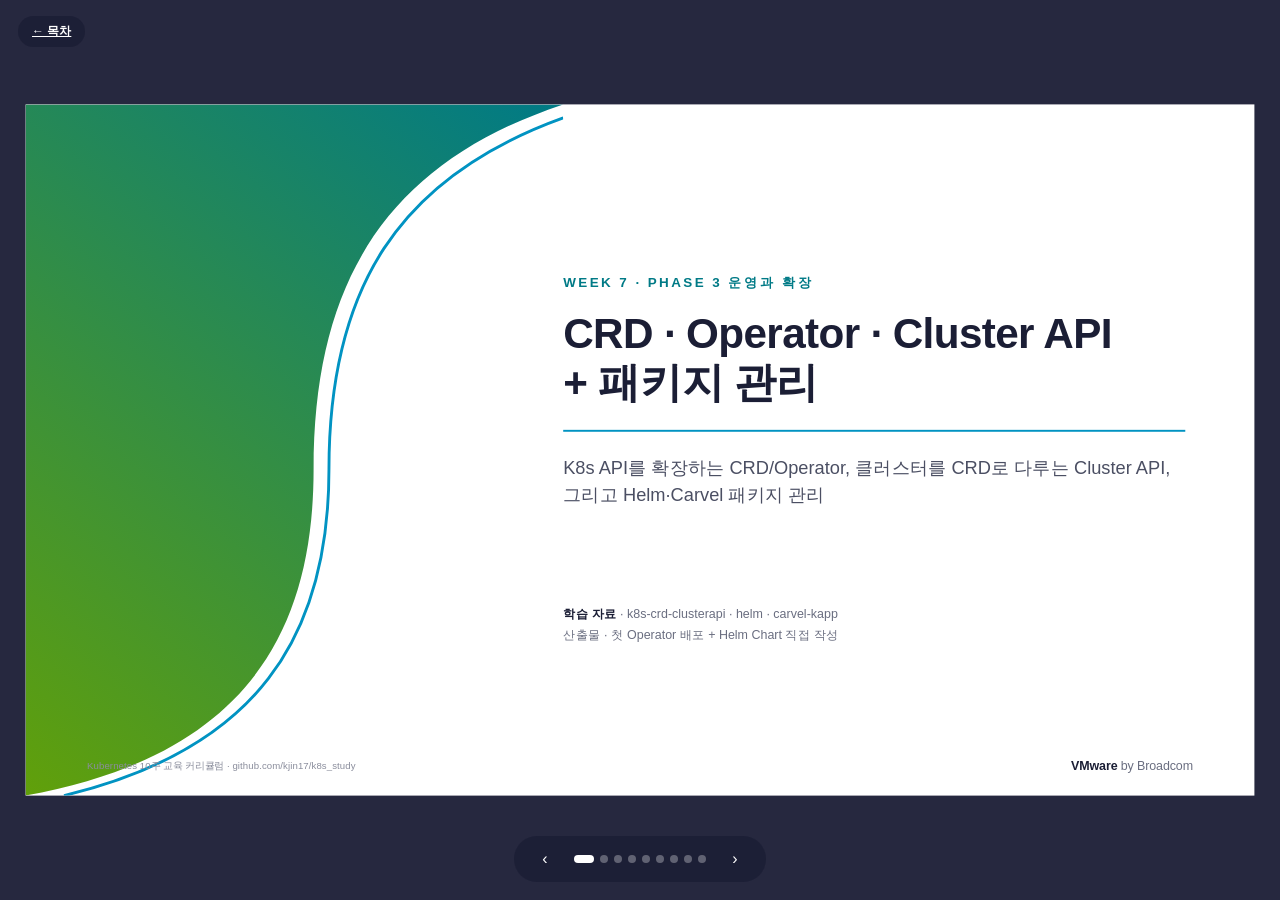
<file: docs/week7.html>
<!doctype html>
<html lang="ko">
<head>
<meta charset="utf-8">
<meta name="viewport" content="width=device-width, initial-scale=1">
<title>Week 7 — CRD · Operator · Cluster API + Helm/Carvel · K8s 10주</title>
<link rel="stylesheet" href="deck.css">
<style>.home{position:fixed;top:16px;left:18px;z-index:60;background:rgba(27,30,53,.82);color:#fff;font-size:12px;font-weight:700;padding:7px 14px;border-radius:999px;backdrop-filter:blur(6px)}</style>
</head>
<body>
<a class="home" href="index.html">← 목차</a>
<div class="stage">
  <div class="deck" id="deck">

    <!-- 1 Title -->
    <section class="slide l-title active">
      <svg class="swoosh" style="left:0;top:0" width="560" height="720" viewBox="0 0 560 720" fill="none">
        <defs><linearGradient id="gLeaf" x1="0" y1="720" x2="560" y2="0" gradientUnits="userSpaceOnUse"><stop stop-color="#61A00A"/><stop offset="1" stop-color="#007A86"/></linearGradient></defs>
        <path d="M0 0 H560 C 380 60 300 180 300 380 C 300 560 220 680 0 720 Z" fill="url(#gLeaf)"/>
        <path d="M560 14 C 388 76 316 192 316 380 C 316 556 240 672 40 720" stroke="#0193C2" stroke-width="3" fill="none"/>
      </svg>
      <div class="title-block">
        <div class="eyebrow">Week 7 · Phase 3 운영과 확장</div>
        <h1>CRD · Operator · Cluster API<br>+ 패키지 관리</h1>
        <div class="rule"></div>
        <div class="subtitle">K8s API를 확장하는 CRD/Operator, 클러스터를 CRD로 다루는 Cluster API, 그리고 Helm·Carvel 패키지 관리</div>
      </div>
      <div class="meta"><b>학습 자료</b> · k8s-crd-clusterapi · helm · carvel-kapp<br>산출물 · 첫 Operator 배포 + Helm Chart 직접 작성</div>
      <div class="footer"><div>Kubernetes 10주 교육 커리큘럼 · github.com/kjin17/k8s_study</div><div class="brand-mark">VMware <span>by Broadcom</span></div></div>
    </section>

    <!-- 2 학습 목표 -->
    <section class="slide l-content">
      <div class="head"><h2>학습 목표</h2><div class="sub">K8s를 "확장"하고 "선언적으로 패키징"한다</div></div>
      <div class="body">
        <ul>
          <li><b>CRD</b> — Custom Resource Definition으로 API를 확장하는 원리를 이해한다</li>
          <li><b>Operator 패턴</b> — Watch + Reconcile로 운영 지식을 코드화한다</li>
          <li><b>Cluster API</b> — 클러스터 자체를 CRD로 관리하는 방식(VKS 실무 사례)을 학습한다</li>
          <li><b>Helm 3 / Carvel(kapp)</b> — 패키지·설정을 선언적으로 관리한다</li>
          <li>Operator vs Helm vs Carvel의 사용 시나리오를 구분한다</li>
        </ul>
      </div>
      <div class="footer"><div class="brand-mark">VMware <span>by Broadcom</span></div><div class="page-no">2</div></div>
    </section>

    <!-- 3 CRD -->
    <section class="slide l-content">
      <div class="head"><h2>CRD — 나만의 K8s API 만들기</h2><div class="sub">쿠버네티스 오브젝트 종류를 직접 추가한다</div></div>
      <div class="body diagram">
        <svg class="slidesvg" viewBox="0 0 1120 250">
          <style>.t{fill:#1B1E35;font:700 15px Arial}.s{fill:#6a6e80;font:600 12px Arial}.m{fill:#8ad35a;font:700 13px "SF Mono",monospace}</style>
          <rect x="30" y="30" width="500" height="180" rx="12" fill="#f0f7e6" stroke="#61A00A"/><text x="52" y="62" class="t">① CRD 등록 (스키마 정의)</text>
          <text x="52" y="92" class="m">group: demo.example.com</text><text x="52" y="116" class="m">kind: Backup · scope: Namespaced</text><text x="52" y="140" class="m">versions: [v1] · openAPIV3Schema</text>
          <text x="52" y="180" class="s">→ kubectl이 backups 리소스를 인식</text>
          <text x="560" y="128" class="s" font-weight="700" fill="#007A86">then</text>
          <rect x="620" y="30" width="470" height="180" rx="12" fill="#eef6f7" stroke="#007A86"/><text x="642" y="62" class="t" fill="#007A86">② CR 인스턴스 생성</text>
          <text x="642" y="92" class="m">kind: Backup · name: nightly</text><text x="642" y="116" class="m">spec: {schedule, storage}</text>
          <text x="642" y="156" class="s">kubectl get backups</text><text x="642" y="180" class="s">kubectl explain backup.spec</text>
        </svg>
      </div>
      <div class="footer"><div class="brand-mark">VMware <span>by Broadcom</span></div><div class="page-no">3</div></div>
    </section>

    <!-- 4 Operator -->
    <section class="slide l-content">
      <div class="head"><h2>Operator 패턴 — Watch + Reconcile</h2><div class="sub">운영자가 하던 작업을 컨트롤러 코드로 자동화</div></div>
      <div class="body diagram">
        <svg class="slidesvg" viewBox="0 0 1120 280">
          <style>.t{fill:#1B1E35;font:700 15px Arial}.s{fill:#6a6e80;font:600 12px Arial}</style>
          <rect x="360" y="30" width="400" height="60" rx="10" fill="#eef6f7" stroke="#007A86"/><text x="560" y="66" class="t" text-anchor="middle" fill="#007A86">Desired State (CR spec)</text>
          <path d="M760 60 C 900 60, 900 150, 770 165" fill="none" stroke="#61A00A" stroke-width="2" marker-end=""/><path d="M778 158 l-12 4 6 8 z" fill="#61A00A"/>
          <rect x="360" y="140" width="400" height="70" rx="10" fill="#f0f7e6" stroke="#61A00A"/><text x="560" y="170" class="t" text-anchor="middle">Operator (Controller)</text><text x="560" y="194" class="s" text-anchor="middle">Watch → 차이 계산 → 조치(Reconcile)</text>
          <path d="M360 175 C 220 165, 220 60, 350 60" fill="none" stroke="#0193C2" stroke-width="2"/><path d="M342 53 l12 -4 -6 -8 z" fill="#0193C2"/>
          <rect x="360" y="235" width="400" height="40" rx="9" fill="#f5f1f9" stroke="#6C4B8F"/><text x="560" y="261" class="s" text-anchor="middle">Actual State — 실제 리소스가 spec과 일치하도록 지속 조정</text>
          <text x="30" y="120" class="s">예: Prometheus Operator</text><text x="820" y="120" class="s">예: cert-manager</text>
        </svg>
      </div>
      <div class="footer"><div class="brand-mark">VMware <span>by Broadcom</span></div><div class="page-no">4</div></div>
    </section>

    <!-- 5 Cluster API -->
    <section class="slide l-two">
      <div class="head"><h2>Cluster API — 클러스터를 CRD로</h2><div class="sub">클러스터 생성·확장·업그레이드를 선언적으로 (VKS 실무 사례)</div></div>
      <div class="cols">
        <div class="card leaf">
          <span class="card-tag">개념</span>
          <h3>Management ↔ Workload</h3>
          <ul>
            <li><b>Management Cluster</b> — CAPI 컨트롤러가 도는 관리 클러스터</li>
            <li><b>Workload Cluster</b> — Cluster/Machine CRD로 생성·관리되는 대상</li>
            <li>클러스터가 하나의 K8s 오브젝트가 됨</li>
          </ul>
        </div>
        <div class="card aqua">
          <span class="card-tag">실무 · VKS</span>
          <h3>vSphere Kubernetes Service</h3>
          <ul>
            <li>Supervisor = Management, CAPI/CAPV로 클러스터 프로비저닝</li>
            <li><span class="mono">kubectl get crd | grep cluster.x-k8s.io</span></li>
            <li>ClusterClass로 표준화·업그레이드 자동화</li>
          </ul>
        </div>
      </div>
      <div class="footer"><div class="brand-mark">VMware <span>by Broadcom</span></div><div class="page-no">5</div></div>
    </section>

    <!-- 6 Helm vs Carvel -->
    <section class="slide l-two">
      <div class="head"><h2>패키지 관리 — Helm vs Carvel</h2><div class="sub">선언적으로 앱을 묶어 배포·업그레이드·롤백</div></div>
      <div class="cols">
        <div class="card leaf">
          <span class="card-tag">Helm 3</span>
          <h3>Chart · Release</h3>
          <ul>
            <li>Go 템플릿 + <b>values.yaml</b> 오버라이드</li>
            <li><b>install / upgrade / rollback / history</b></li>
            <li>Release 단위 관리 · 방대한 차트 생태계</li>
          </ul>
        </div>
        <div class="card plum">
          <span class="card-tag">Carvel</span>
          <h3>ytt · kbld · kapp · imgpkg · vendir</h3>
          <ul>
            <li><b>ytt</b> overlay(템플릿 대신 패치) · <b>kbld</b> 이미지 고정</li>
            <li><b>kapp</b> — state-aware diff로 안전 배포</li>
            <li>App CR(GroupedRecord)로 리소스 묶음 추적</li>
          </ul>
        </div>
      </div>
      <div class="footer"><div class="brand-mark">VMware <span>by Broadcom</span></div><div class="page-no">6</div></div>
    </section>

    <!-- 7 실습 -->
    <section class="slide l-content">
      <div class="head"><h2>라이브 실습 — CRD · Helm · kapp</h2><div class="sub">확장부터 패키징까지</div></div>
      <div class="body">
        <div class="code" style="font-size:12.5px">
<span class="c"># CRD + CR 생성, Operator 활용</span>
<span class="pr">$</span> <span class="cmd">kubectl</span> apply -f crd.yaml && <span class="cmd">kubectl</span> get backups
<span class="pr">$</span> <span class="cmd">kubectl</span> get crd | grep monitoring.coreos.com   <span class="c"># Prometheus Operator</span>

<span class="c"># Helm — Chart 만들고 배포·업그레이드·롤백</span>
<span class="pr">$</span> <span class="cmd">helm</span> create mychart
<span class="pr">$</span> <span class="cmd">helm</span> install demo ./mychart -n demo --create-namespace
<span class="pr">$</span> <span class="cmd">helm</span> upgrade demo ./mychart --set <span class="str">replicaCount=3</span>
<span class="pr">$</span> <span class="cmd">helm</span> rollback demo 1 -n demo

<span class="c"># Carvel/kapp — 매니페스트 묶음을 state-aware 배포</span>
<span class="pr">$</span> <span class="cmd">kapp</span> deploy -a my-app -f manifests/
        </div>
      </div>
      <div class="footer"><div class="brand-mark">VMware <span>by Broadcom</span></div><div class="page-no">7</div></div>
    </section>

    <!-- 8 과제 -->
    <section class="slide l-two">
      <div class="head"><h2>과제 — 확장 & 패키징</h2><div class="sub">직접 만들고 비교</div></div>
      <div class="cols">
        <div class="card leaf"><span class="card-tag">CRD/Operator</span><h3>확장</h3>
          <ul><li>본인 CRD(예: <b>WebApp</b>) 스키마 + validation 작성</li><li><b>Cert-Manager</b> 설치 → Issuer/Certificate 동작 분석</li><li>Operator vs Helm 5가지 비교 표</li></ul></div>
        <div class="card plum"><span class="card-tag">패키징</span><h3>Helm & Carvel</h3>
          <ul><li>Nginx+Service+ConfigMap <b>Helm Chart 직접 작성</b> → 환경별 values 분리(dev/prod)</li><li>동일 워크로드를 <b>Carvel(kapp+ytt)</b>로 재구성 → 차이 비교 보고서</li></ul></div>
      </div>
      <div class="footer"><div class="brand-mark">VMware <span>by Broadcom</span></div><div class="page-no">8</div></div>
    </section>

    <!-- 9 체크리스트 -->
    <section class="slide l-content">
      <div class="head"><h2>체크리스트 & 다음 주</h2><div class="sub">이걸 할 수 있으면 Week 7 완료</div></div>
      <div class="body">
        <ul>
          <li>CRD의 <b>group/version/kind/scope</b>를 이해한다</li>
          <li>Operator가 <b>Reconcile loop</b>로 동작함을 안다</li>
          <li>Cluster API의 <b>Management/Workload Cluster</b> 개념을 안다</li>
          <li><b>helm install/upgrade/rollback/history</b> + values 오버라이드를 사용할 수 있다</li>
          <li>Carvel 5종(<b>ytt·kbld·kapp·imgpkg·vendir</b>)의 역할을 구분할 수 있다</li>
        </ul>
        <div class="callout tip" style="margin-top:14px"><div class="ico">→</div><div><b>다음 주(Week 8)</b> — DevOps 통합: Harbor 레지스트리 + Jenkins CI + GitOps로 파이프라인을 구축합니다.</div></div>
      </div>
      <div class="footer"><div class="brand-mark">VMware <span>by Broadcom</span></div><div class="page-no">9</div></div>
    </section>

  </div>
</div>
<nav class="nav">
  <button id="prev" aria-label="Previous">‹</button>
  <div class="dots" id="dots"></div>
  <button id="next" aria-label="Next">›</button>
</nav>
<script src="deck.js"></script>
</body>
</html>
</file>
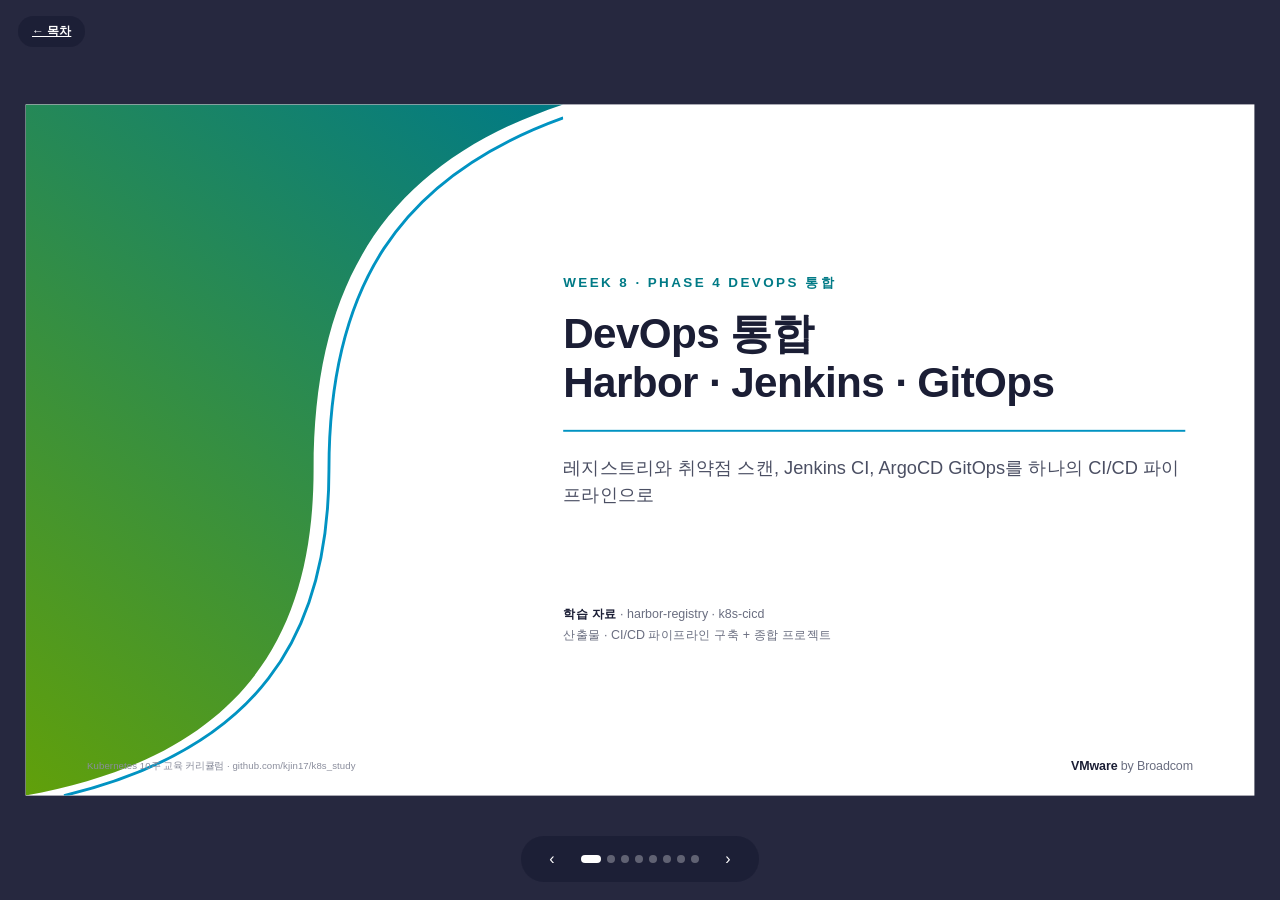
<file: docs/week8.html>
<!doctype html>
<html lang="ko">
<head>
<meta charset="utf-8">
<meta name="viewport" content="width=device-width, initial-scale=1">
<title>Week 8 — DevOps 통합 (Harbor · Jenkins · GitOps) · K8s 10주</title>
<link rel="stylesheet" href="deck.css">
<style>.home{position:fixed;top:16px;left:18px;z-index:60;background:rgba(27,30,53,.82);color:#fff;font-size:12px;font-weight:700;padding:7px 14px;border-radius:999px;backdrop-filter:blur(6px)}</style>
</head>
<body>
<a class="home" href="index.html">← 목차</a>
<div class="stage">
  <div class="deck" id="deck">

    <!-- 1 Title -->
    <section class="slide l-title active">
      <svg class="swoosh" style="left:0;top:0" width="560" height="720" viewBox="0 0 560 720" fill="none">
        <defs><linearGradient id="gLeaf" x1="0" y1="720" x2="560" y2="0" gradientUnits="userSpaceOnUse"><stop stop-color="#61A00A"/><stop offset="1" stop-color="#007A86"/></linearGradient></defs>
        <path d="M0 0 H560 C 380 60 300 180 300 380 C 300 560 220 680 0 720 Z" fill="url(#gLeaf)"/>
        <path d="M560 14 C 388 76 316 192 316 380 C 316 556 240 672 40 720" stroke="#0193C2" stroke-width="3" fill="none"/>
      </svg>
      <div class="title-block">
        <div class="eyebrow">Week 8 · Phase 4 DevOps 통합</div>
        <h1>DevOps 통합<br>Harbor · Jenkins · GitOps</h1>
        <div class="rule"></div>
        <div class="subtitle">레지스트리와 취약점 스캔, Jenkins CI, ArgoCD GitOps를 하나의 CI/CD 파이프라인으로</div>
      </div>
      <div class="meta"><b>학습 자료</b> · harbor-registry · k8s-cicd<br>산출물 · CI/CD 파이프라인 구축 + 종합 프로젝트</div>
      <div class="footer"><div>Kubernetes 10주 교육 커리큘럼 · github.com/kjin17/k8s_study</div><div class="brand-mark">VMware <span>by Broadcom</span></div></div>
    </section>

    <!-- 2 학습 목표 -->
    <section class="slide l-content">
      <div class="head"><h2>학습 목표</h2><div class="sub">"코드 → 이미지 → 클러스터"를 자동화한다</div></div>
      <div class="body">
        <ul>
          <li><b>Harbor</b> — 컨테이너 레지스트리의 필요성과 역할을 안다</li>
          <li><b>Trivy</b> — 이미지 취약점 스캔을 수행하고 결과를 해석한다</li>
          <li><b>Jenkins</b> — Master/Agent 구조와 Declarative Pipeline(Jenkinsfile)을 작성한다</li>
          <li><b>GitOps + ArgoCD</b> — 4대 원칙을 이해하고 Git → 클러스터 동기화를 구현한다</li>
          <li><b>하이브리드 파이프라인</b> — Jenkins(CI) + ArgoCD(CD)를 종합 프로젝트로 구축한다</li>
        </ul>
      </div>
      <div class="footer"><div class="brand-mark">VMware <span>by Broadcom</span></div><div class="page-no">2</div></div>
    </section>

    <!-- 3 파이프라인 전체 -->
    <section class="slide l-content">
      <div class="head"><h2>CI/CD 파이프라인 전체 그림</h2><div class="sub">CI는 이미지를, CD는 클러스터 상태를 책임진다</div></div>
      <div class="body diagram">
        <svg class="slidesvg" viewBox="0 0 1120 300">
          <style>.t{fill:#1B1E35;font:700 13.5px Arial}.s{fill:#6a6e80;font:600 11px Arial}.lb{fill:#6a6e80;font:700 11px Arial;letter-spacing:1px}</style>
          <text x="40" y="30" class="lb" fill="#61A00A">CI — Jenkins</text>
          <rect x="20" y="44" width="150" height="66" rx="9" fill="#f2f2f2" stroke="#cfd2dc"/><text x="95" y="74" class="t" text-anchor="middle">App Repo</text><text x="95" y="94" class="s" text-anchor="middle">git push</text>
          <path d="M170 77 h30" stroke="#9aa0b4" stroke-width="2"/><path d="M200 77 l-9 -5 v10 z" fill="#9aa0b4"/>
          <rect x="202" y="44" width="170" height="66" rx="9" fill="#f0f7e6" stroke="#61A00A"/><text x="287" y="70" class="t" text-anchor="middle">Jenkins</text><text x="287" y="90" class="s" text-anchor="middle">빌드 · Trivy 스캔</text>
          <path d="M372 77 h30" stroke="#9aa0b4" stroke-width="2"/><path d="M402 77 l-9 -5 v10 z" fill="#9aa0b4"/>
          <rect x="404" y="44" width="150" height="66" rx="9" fill="#eef6f7" stroke="#007A86"/><text x="479" y="70" class="t" text-anchor="middle">Harbor</text><text x="479" y="90" class="s" text-anchor="middle">image push</text>
          <path d="M479 110 v40 h-100" stroke="#9aa0b4" stroke-width="2" fill="none"/><path d="M379 150 l9 -5 v10 z" fill="#9aa0b4"/>
          <text x="700" y="30" class="lb" fill="#0193C2">CD — ArgoCD (GitOps)</text>
          <rect x="240" y="150" width="180" height="60" rx="9" fill="#fdf6e3" stroke="#EDB516"/><text x="330" y="176" class="t" text-anchor="middle">Manifest Repo</text><text x="330" y="196" class="s" text-anchor="middle">image tag commit</text>
          <path d="M420 180 h40" stroke="#9aa0b4" stroke-width="2"/><path d="M460 180 l-9 -5 v10 z" fill="#9aa0b4"/>
          <rect x="462" y="150" width="180" height="60" rx="9" fill="#eff7fb" stroke="#0193C2"/><text x="552" y="176" class="t" text-anchor="middle">ArgoCD</text><text x="552" y="196" class="s" text-anchor="middle">watch → 자동 sync</text>
          <path d="M642 180 h40" stroke="#9aa0b4" stroke-width="2"/><path d="M682 180 l-9 -5 v10 z" fill="#9aa0b4"/>
          <rect x="684" y="150" width="200" height="60" rx="9" fill="#f5f1f9" stroke="#6C4B8F"/><text x="784" y="176" class="t" text-anchor="middle">Kubernetes Cluster</text><text x="784" y="196" class="s" text-anchor="middle">dev / stage</text>
          <text x="20" y="260" class="s">App push → Jenkins(빌드+스캔+Harbor push) → Manifest Repo tag 업데이트 → ArgoCD가 감지해 클러스터에 자동 반영</text>
        </svg>
      </div>
      <div class="footer"><div class="brand-mark">VMware <span>by Broadcom</span></div><div class="page-no">3</div></div>
    </section>

    <!-- 4 Harbor + Jenkins -->
    <section class="slide l-two">
      <div class="head"><h2>Harbor · Trivy & Jenkins CI</h2><div class="sub">안전한 이미지 저장 + 자동 빌드</div></div>
      <div class="cols">
        <div class="card leaf">
          <span class="card-tag">Registry</span>
          <h3>Harbor + Trivy</h3>
          <ul>
            <li>사설 <b>컨테이너 레지스트리</b> · RBAC·프로젝트 격리</li>
            <li><b>Trivy</b> 이미지 취약점 스캔(HIGH/CRITICAL)</li>
            <li>서명·복제·보존 정책 등 엔터프라이즈 기능</li>
          </ul>
        </div>
        <div class="card aqua">
          <span class="card-tag">CI</span>
          <h3>Jenkins</h3>
          <ul>
            <li><b>Master/Agent</b> — 빌드 분산 실행</li>
            <li><b>Jenkinsfile</b>(Declarative Pipeline)로 단계 정의</li>
            <li>GitHub Webhook → 자동 빌드 + Harbor push</li>
          </ul>
        </div>
      </div>
      <div class="footer"><div class="brand-mark">VMware <span>by Broadcom</span></div><div class="page-no">4</div></div>
    </section>

    <!-- 5 GitOps -->
    <section class="slide l-content">
      <div class="head"><h2>GitOps & ArgoCD</h2><div class="sub">Git이 유일한 진실의 원천(Single Source of Truth)</div></div>
      <div class="body">
        <ul>
          <li><b>선언적</b> — 원하는 상태를 Git 매니페스트로 기술</li>
          <li><b>버전 관리</b> — 모든 변경이 Git 이력 · <b>git revert = 롤백</b></li>
          <li><b>자동 동기화</b> — ArgoCD가 Git ↔ 클러스터 차이를 감지·조정</li>
          <li><b>지속 조정(Self-Heal)</b> — 수동 변경(Drift)도 원래 상태로 복구</li>
        </ul>
        <div class="callout tip" style="margin-top:16px"><div class="ico">i</div><div>ArgoCD <b>Application</b> CR: <span class="mono">source(Git repo/path)</span> + <span class="mono">destination(cluster/ns)</span> + <span class="mono">syncPolicy(automated: prune·selfHeal)</span></div></div>
      </div>
      <div class="footer"><div class="brand-mark">VMware <span>by Broadcom</span></div><div class="page-no">5</div></div>
    </section>

    <!-- 6 실습 -->
    <section class="slide l-content">
      <div class="head"><h2>라이브 실습 — 파이프라인 구성요소</h2><div class="sub">Harbor·Trivy → Jenkins → ArgoCD 순서로</div></div>
      <div class="body">
        <div class="code" style="font-size:12px">
<span class="c"># Part A: Harbor 자격증명 + Trivy 스캔</span>
<span class="pr">$</span> <span class="cmd">kubectl</span> create secret docker-registry harbor-cred \
    --docker-server=harbor.example.com --docker-username=admin --docker-password=<span class="str">&lt;pw&gt;</span>
<span class="pr">$</span> <span class="cmd">trivy</span> image --severity <span class="str">HIGH,CRITICAL</span> nginx:1.24

<span class="c"># Part B: Jenkins 설치 (Helm)</span>
<span class="pr">$</span> <span class="cmd">helm</span> install jenkins jenkins/jenkins -n jenkins --create-namespace --set agent.enabled=true

<span class="c"># Part C: ArgoCD 설치 + Application 등록</span>
<span class="pr">$</span> <span class="cmd">kubectl</span> apply -n argocd -f https://.../argo-cd/stable/manifests/install.yaml
<span class="pr">$</span> <span class="cmd">kubectl</span> apply -f application.yaml   <span class="c"># syncPolicy: automated(prune,selfHeal)</span>
        </div>
      </div>
      <div class="footer"><div class="brand-mark">VMware <span>by Broadcom</span></div><div class="page-no">6</div></div>
    </section>

    <!-- 7 종합 프로젝트 -->
    <section class="slide l-content">
      <div class="head"><h2>종합 프로젝트 — GitOps Capstone</h2><div class="sub">지금까지 배운 것을 하나의 파이프라인으로</div></div>
      <div class="body">
        <ul>
          <li><b>저장소 분리</b> — App Repo + Manifest Repo</li>
          <li><b>CI(Jenkins)</b> — 빌드 + Trivy 스캔 + Harbor push + Manifest Repo에 image tag commit</li>
          <li><b>CD(ArgoCD)</b> — Manifest Repo watch → 자동 sync (<b>ApplicationSet</b>로 dev/stage 분리)</li>
          <li><b>RBAC</b> — 개발자는 dev NS만, ArgoCD는 dev+stage</li>
        </ul>
        <div class="callout tip" style="margin-top:14px"><div class="ico">✓</div><div>산출물: 두 Repo 이력 · Jenkins 빌드 3회+ · ArgoCD Synced/Healthy · Harbor tag 3개+ · <b>git revert 롤백 데모</b> · 발표 슬라이드</div></div>
      </div>
      <div class="footer"><div class="brand-mark">VMware <span>by Broadcom</span></div><div class="page-no">7</div></div>
    </section>

    <!-- 8 체크리스트 -->
    <section class="slide l-content">
      <div class="head"><h2>체크리스트 & 다음 주</h2><div class="sub">이걸 할 수 있으면 Week 8 완료</div></div>
      <div class="body">
        <ul>
          <li><b>Harbor</b>에 이미지를 push하고 <b>Trivy</b> 스캔 결과를 해석할 수 있다</li>
          <li><b>Jenkinsfile</b>로 빌드→스캔→push 파이프라인을 작성할 수 있다</li>
          <li><b>GitOps 4원칙</b>을 설명하고 ArgoCD Application을 등록할 수 있다</li>
          <li><b>git revert</b>로 배포를 롤백할 수 있다</li>
        </ul>
        <div class="callout tip" style="margin-top:18px"><div class="ico">→</div><div><b>다음 주(Week 9)</b> — VCF/VKS 실무: VCF Supervisor 아키텍처와 VPC 네트워킹으로 넘어갑니다.</div></div>
      </div>
      <div class="footer"><div class="brand-mark">VMware <span>by Broadcom</span></div><div class="page-no">8</div></div>
    </section>

  </div>
</div>
<nav class="nav">
  <button id="prev" aria-label="Previous">‹</button>
  <div class="dots" id="dots"></div>
  <button id="next" aria-label="Next">›</button>
</nav>
<script src="deck.js"></script>
</body>
</html>
</file>
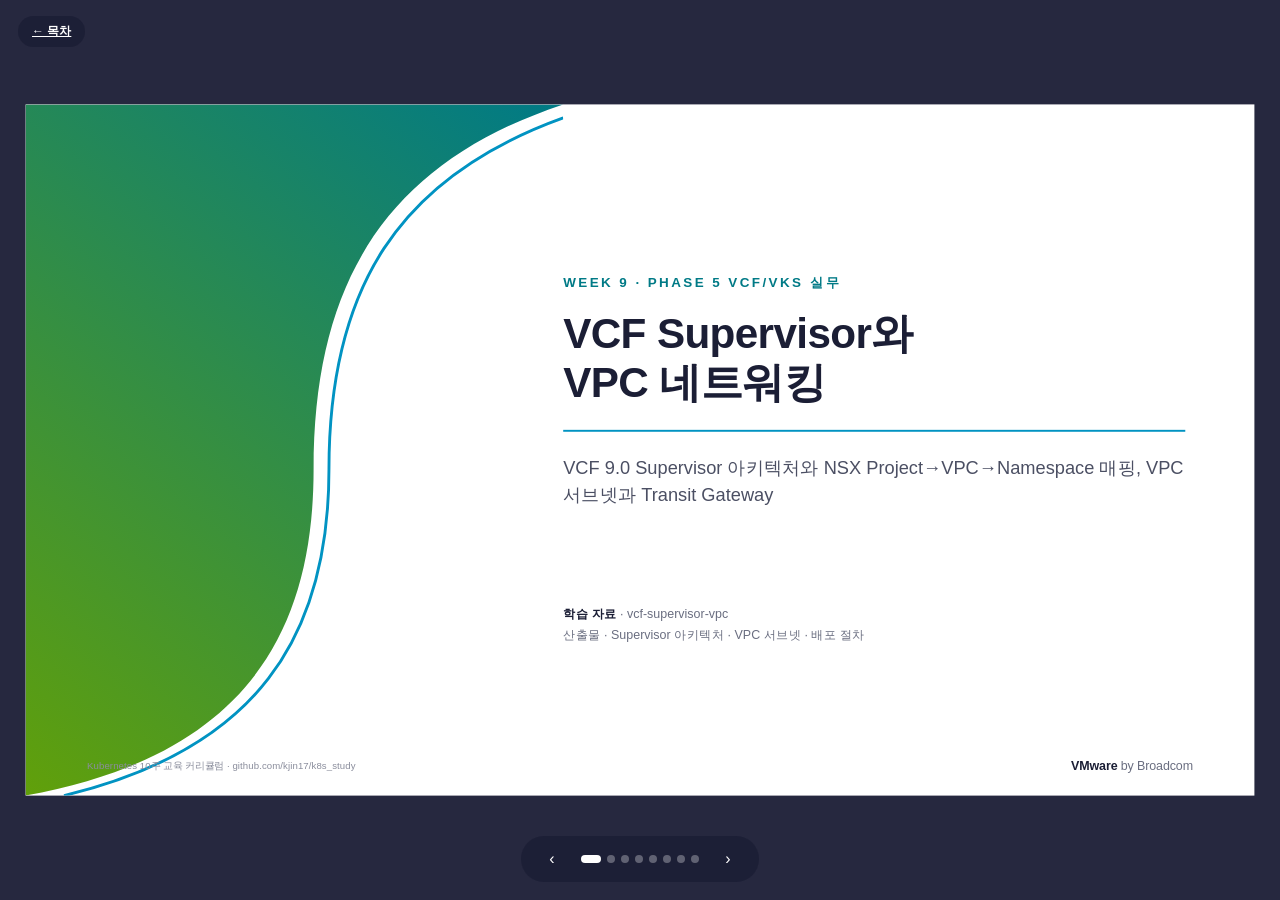
<file: docs/week9.html>
<!doctype html>
<html lang="ko">
<head>
<meta charset="utf-8">
<meta name="viewport" content="width=device-width, initial-scale=1">
<title>Week 9 — VCF Supervisor와 VPC 네트워킹 · K8s 10주</title>
<link rel="stylesheet" href="deck.css">
<style>.home{position:fixed;top:16px;left:18px;z-index:60;background:rgba(27,30,53,.82);color:#fff;font-size:12px;font-weight:700;padding:7px 14px;border-radius:999px;backdrop-filter:blur(6px)}</style>
</head>
<body>
<a class="home" href="index.html">← 목차</a>
<div class="stage">
  <div class="deck" id="deck">

    <!-- 1 Title -->
    <section class="slide l-title active">
      <svg class="swoosh" style="left:0;top:0" width="560" height="720" viewBox="0 0 560 720" fill="none">
        <defs><linearGradient id="gLeaf" x1="0" y1="720" x2="560" y2="0" gradientUnits="userSpaceOnUse"><stop stop-color="#61A00A"/><stop offset="1" stop-color="#007A86"/></linearGradient></defs>
        <path d="M0 0 H560 C 380 60 300 180 300 380 C 300 560 220 680 0 720 Z" fill="url(#gLeaf)"/>
        <path d="M560 14 C 388 76 316 192 316 380 C 316 556 240 672 40 720" stroke="#0193C2" stroke-width="3" fill="none"/>
      </svg>
      <div class="title-block">
        <div class="eyebrow">Week 9 · Phase 5 VCF/VKS 실무</div>
        <h1>VCF Supervisor와<br>VPC 네트워킹</h1>
        <div class="rule"></div>
        <div class="subtitle">VCF 9.0 Supervisor 아키텍처와 NSX Project→VPC→Namespace 매핑, VPC 서브넷과 Transit Gateway</div>
      </div>
      <div class="meta"><b>학습 자료</b> · vcf-supervisor-vpc<br>산출물 · Supervisor 아키텍처 · VPC 서브넷 · 배포 절차</div>
      <div class="footer"><div>Kubernetes 10주 교육 커리큘럼 · github.com/kjin17/k8s_study</div><div class="brand-mark">VMware <span>by Broadcom</span></div></div>
    </section>

    <!-- 2 학습 목표 -->
    <section class="slide l-content">
      <div class="head"><h2>학습 목표</h2><div class="sub">엔터프라이즈 K8s 인프라 네트워킹의 기초</div></div>
      <div class="body">
        <ul>
          <li><b>VCF 9.0 Supervisor</b>의 역할과 VPC 네트워킹 아키텍처를 이해한다</li>
          <li><b>NSX Project → VPC → vSphere Namespace</b> 매핑 구조를 안다</li>
          <li><b>VPC 서브넷 유형</b>(Private / External / Private TGW)의 차이를 구분한다</li>
          <li><b>Centralized Transit Gateway</b>를 통한 크로스 VPC 통신을 이해한다</li>
          <li>Supervisor 배포 요구사항·절차를 설명할 수 있다</li>
        </ul>
      </div>
      <div class="footer"><div class="brand-mark">VMware <span>by Broadcom</span></div><div class="page-no">2</div></div>
    </section>

    <!-- 3 매핑 구조 -->
    <section class="slide l-content">
      <div class="head"><h2>NSX Project → VPC → vSphere Namespace</h2><div class="sub">테넌트 격리가 계층적으로 매핑된다</div></div>
      <div class="body diagram">
        <svg class="slidesvg" viewBox="0 0 1120 300">
          <style>.t{fill:#1B1E35;font:700 16px Arial}.s{fill:#6a6e80;font:600 12px Arial}</style>
          <rect x="30" y="60" width="300" height="120" rx="12" fill="#f5f1f9" stroke="#6C4B8F"/><text x="50" y="96" class="t" fill="#6C4B8F">NSX Project</text><text x="50" y="124" class="s">테넌트 경계(최상위)</text><text x="50" y="148" class="s">네트워크 자원 격리 단위</text>
          <path d="M330 120 h50" stroke="#9aa0b4" stroke-width="2"/><path d="M380 120 l-9 -5 v10 z" fill="#9aa0b4"/>
          <rect x="390" y="60" width="300" height="120" rx="12" fill="#eff7fb" stroke="#0193C2"/><text x="410" y="96" class="t" fill="#0193C2">VPC</text><text x="410" y="124" class="s">프로젝트 내 격리 네트워크</text><text x="410" y="148" class="s">서브넷·게이트웨이·라우팅</text>
          <path d="M690 120 h50" stroke="#9aa0b4" stroke-width="2"/><path d="M740 120 l-9 -5 v10 z" fill="#9aa0b4"/>
          <rect x="750" y="60" width="340" height="120" rx="12" fill="#eef6f7" stroke="#007A86"/><text x="770" y="96" class="t" fill="#007A86">vSphere Namespace</text><text x="770" y="124" class="s">K8s 워크로드 배치·쿼터·권한</text><text x="770" y="148" class="s">개발팀이 사용하는 단위</text>
          <text x="30" y="240" class="s">상위 프로젝트가 여러 VPC를, VPC가 여러 Namespace를 포함 → 멀티테넌시를 네트워크 레벨에서 격리</text>
        </svg>
      </div>
      <div class="footer"><div class="brand-mark">VMware <span>by Broadcom</span></div><div class="page-no">3</div></div>
    </section>

    <!-- 4 VPC 서브넷 유형 -->
    <section class="slide l-two">
      <div class="head"><h2>VPC 서브넷 3유형 & Transit Gateway</h2><div class="sub">어디까지 통신 가능한가로 서브넷을 나눈다</div></div>
      <div class="cols three">
        <div class="card leaf"><span class="card-tag">Private</span><h3>내부 전용</h3>
          <ul><li>VPC 내부 통신만</li><li>외부 노출 없음(보안)</li><li>DB·백엔드 등</li></ul></div>
        <div class="card aqua"><span class="card-tag">External</span><h3>외부 연결</h3>
          <ul><li>외부(북/남) 트래픽 허용</li><li>LoadBalancer·공인 접근</li><li>프론트엔드·게이트웨이</li></ul></div>
        <div class="card plum"><span class="card-tag">Private TGW</span><h3>크로스 VPC</h3>
          <ul><li>Transit Gateway 경유</li><li>다른 VPC와 통신</li><li>공유 서비스 접근</li></ul></div>
      </div>
      <div class="footer"><div class="brand-mark">VMware <span>by Broadcom</span></div><div class="page-no">4</div></div>
    </section>

    <!-- 5 Centralized TGW -->
    <section class="slide l-content">
      <div class="head"><h2>Centralized Transit Gateway</h2><div class="sub">여러 VPC를 한 중심 게이트웨이로 연결</div></div>
      <div class="body diagram">
        <svg class="slidesvg" viewBox="0 0 1120 300">
          <style>.t{fill:#1B1E35;font:700 15px Arial}.s{fill:#6a6e80;font:600 12px Arial}</style>
          <rect x="440" y="30" width="240" height="60" rx="10" fill="#eef6f7" stroke="#007A86"/><text x="560" y="66" class="t" text-anchor="middle" fill="#007A86">Central Transit Gateway</text>
          <rect x="60" y="180" width="220" height="70" rx="10" fill="#eff7fb" stroke="#0193C2"/><text x="170" y="212" class="t" text-anchor="middle">VPC-A</text><text x="170" y="234" class="s" text-anchor="middle">테넌트 A</text>
          <rect x="450" y="180" width="220" height="70" rx="10" fill="#f0f7e6" stroke="#61A00A"/><text x="560" y="212" class="t" text-anchor="middle">VPC-B</text><text x="560" y="234" class="s" text-anchor="middle">테넌트 B</text>
          <rect x="840" y="180" width="220" height="70" rx="10" fill="#f5f1f9" stroke="#6C4B8F"/><text x="950" y="212" class="t" text-anchor="middle">VPC-C</text><text x="950" y="234" class="s" text-anchor="middle">공유 서비스</text>
          <path d="M540 90 L200 180" stroke="#9aa0b4" stroke-width="2"/><path d="M560 90 L560 180" stroke="#9aa0b4" stroke-width="2"/><path d="M580 90 L930 180" stroke="#9aa0b4" stroke-width="2"/>
          <text x="60" y="290" class="s">중앙 집중형: 관리·정책 일원화 · vs Distributed(분산형, DTGW): 성능·확장성 — 시나리오에 맞게 선택</text>
        </svg>
      </div>
      <div class="footer"><div class="brand-mark">VMware <span>by Broadcom</span></div><div class="page-no">5</div></div>
    </section>

    <!-- 6 실습 -->
    <section class="slide l-content">
      <div class="head"><h2>라이브 실습 — Supervisor & VPC 탐색</h2><div class="sub">환경 확인부터 서비스 노출까지</div></div>
      <div class="body">
        <div class="code">
<span class="c"># Supervisor 환경 확인</span>
<span class="pr">$</span> <span class="cmd">kubectl</span> config get-contexts       <span class="c"># Supervisor context</span>
<span class="pr">$</span> <span class="cmd">kubectl</span> get ns                     <span class="c"># vSphere Namespace 목록</span>
<span class="pr">$</span> <span class="cmd">kubectl</span> get cluster -A              <span class="c"># TKG/VKS 클러스터</span>

<span class="c"># VPC 네트워킹 구조 탐색</span>
<span class="pr">$</span> <span class="cmd">kubectl</span> get networkconfig -A
<span class="pr">$</span> <span class="cmd">kubectl</span> expose pod vpc-test --type=<span class="str">LoadBalancer</span> --port=80 -n &lt;ns&gt;
<span class="pr">$</span> <span class="cmd">kubectl</span> get svc -n &lt;ns&gt;              <span class="c"># External IP 확인</span>
        </div>
      </div>
      <div class="footer"><div class="brand-mark">VMware <span>by Broadcom</span></div><div class="page-no">6</div></div>
    </section>

    <!-- 7 과제 -->
    <section class="slide l-two">
      <div class="head"><h2>과제 — VPC 아키텍처 분석</h2><div class="sub">직접 그리고 검증</div></div>
      <div class="cols">
        <div class="card leaf"><span class="card-tag">설계</span><h3>아키텍처 · 접근성</h3>
          <ul><li>NSX Project/VPC/Subnet 매핑 <b>다이어그램</b> 작성</li><li>Private vs External 서브넷에 Pod 배포 → <b>접근성 차이</b> 검증 문서화</li></ul></div>
        <div class="card plum"><span class="card-tag">통신 흐름</span><h3>Transit Gateway</h3>
          <ul><li>Centralized Transit Gateway 통신 흐름을 <b>시퀀스 다이어그램</b>으로 정리</li></ul></div>
      </div>
      <div class="footer"><div class="brand-mark">VMware <span>by Broadcom</span></div><div class="page-no">7</div></div>
    </section>

    <!-- 8 체크리스트 -->
    <section class="slide l-content">
      <div class="head"><h2>체크리스트 & 다음 주</h2><div class="sub">이걸 할 수 있으면 Week 9 완료</div></div>
      <div class="body">
        <ul>
          <li><b>Supervisor</b>의 역할과 VPC 네트워킹 아키텍처를 설명할 수 있다</li>
          <li><b>NSX Project → VPC → vSphere Namespace</b> 매핑을 이해한다</li>
          <li>3가지 <b>VPC 서브넷 유형</b>의 차이를 구분할 수 있다</li>
          <li><b>Centralized Transit Gateway</b>의 동작 원리를 안다</li>
          <li>Supervisor <b>배포 요구사항</b>을 나열할 수 있다</li>
        </ul>
        <div class="callout tip" style="margin-top:14px"><div class="ico">→</div><div><b>다음 주(Week 10)</b> — 마지막: VKS 클러스터 프로비저닝·업데이트·오토스케일·백업 등 엔터프라이즈 운영입니다.</div></div>
      </div>
      <div class="footer"><div class="brand-mark">VMware <span>by Broadcom</span></div><div class="page-no">8</div></div>
    </section>

  </div>
</div>
<nav class="nav">
  <button id="prev" aria-label="Previous">‹</button>
  <div class="dots" id="dots"></div>
  <button id="next" aria-label="Next">›</button>
</nav>
<script src="deck.js"></script>
</body>
</html>
</file>
<file: docs/deck.css>
:root {
    --vmw-navy: #1B1E35;
    --vmw-white: #FFFFFF;
    --vmw-gray: #F2F2F2;
    --vmw-teal: #007A86;
    --vmw-blue: #005B84;
    --vmw-sky: #0193C2;
    --vmw-green: #61A00A;
    --vmw-plum: #6C4B8F;
    --vmw-gold: #EDB516;
    --vmw-link: #E18629;
    --grad-leaf: linear-gradient(135deg, #61A00A 0%, #007A86 100%);
    --grad-aqua: linear-gradient(135deg, #0193C2 0%, #005B84 100%);
    --grad-plum: linear-gradient(135deg, #6C4B8F 0%, #005B84 100%);
    --font-sans: Arial, "Helvetica Neue", Helvetica, Roboto, sans-serif;
    --font-mono: "SF Mono", "JetBrains Mono", Menlo, Consolas, "Liberation Mono", monospace;
  }
  * { margin: 0; padding: 0; box-sizing: border-box; }
  html, body { height: 100%; background: #26283f; font-family: var(--font-sans); }

  .stage { position: fixed; inset: 0; overflow: hidden; }
  .deck { position: absolute; left: 50%; top: 50%; margin-left: -640px; margin-top: -360px;
    width: 1280px; height: 720px; transform-origin: center; }

  .slide {
    position: absolute; inset: 0; width: 1280px; height: 720px;
    background: var(--vmw-white); color: var(--vmw-navy);
    display: none; overflow: hidden;
  }
  .slide.active { display: block; }

  /* ---------- shared chrome ---------- */
  .footer {
    position: absolute; left: 64px; right: 64px; bottom: 24px;
    display: flex; justify-content: space-between; align-items: center;
    font-size: 10px; color: #8a8d9c; letter-spacing: .01em;
  }
  .brand-mark { font-size: 13px; font-weight: 700; color: var(--vmw-navy); letter-spacing: -.01em; }
  .brand-mark span { font-weight: 400; color: #6a6e80; }
  .page-no { font-size: 11px; color: #8a8d9c; }

  .eyebrow {
    display: inline-block; font-size: 14px; font-weight: 700; letter-spacing: .18em;
    text-transform: uppercase; color: var(--vmw-teal); margin-bottom: 18px;
  }
  .swoosh { position: absolute; pointer-events: none; }

  /* ---------- L1: Title ---------- */
  .l-title .title-block { position: absolute; left: 560px; right: 72px; top: 176px; }
  .l-title h1 { font-size: 44px; line-height: 1.16; font-weight: 700; letter-spacing: -.015em; color: var(--vmw-navy); }
  .l-title .rule { width: 100%; height: 2px; background: var(--vmw-sky); margin: 24px 0; }
  .l-title .subtitle { font-size: 19px; color: #4b4f63; line-height: 1.45; }
  .l-title .meta { position: absolute; left: 560px; top: 520px; font-size: 13px; color: #6a6e80; line-height: 1.7; }
  .l-title .meta b { color: var(--vmw-navy); }

  /* ---------- L2: Agenda ---------- */
  .l-agenda .head { position: absolute; left: 64px; top: 60px; right: 64px; }
  .l-agenda h2 { font-size: 36px; font-weight: 700; letter-spacing: -.01em; }
  .l-agenda .head .bar { width: 64px; height: 4px; background: var(--grad-leaf); margin-top: 16px; border-radius: 2px; }
  .l-agenda ol { position: absolute; left: 64px; right: 64px; top: 176px; bottom: 78px;
    display: grid; grid-template-columns: 1fr 1fr; column-gap: 56px; row-gap: 4px; list-style: none;
    grid-auto-rows: min-content; }
  .l-agenda li { display: flex; gap: 18px; padding: 14px 0; border-bottom: 1px solid #e3e5ec; align-items: baseline; }
  .l-agenda .num { font-size: 20px; font-weight: 700; color: var(--vmw-teal); min-width: 34px; }
  .l-agenda .item-title { font-size: 18px; font-weight: 700; }
  .l-agenda .item-sub { font-size: 12.5px; color: #6a6e80; margin-top: 3px; }

  /* ---------- L3: Section ---------- */
  .l-section .sec-num { position: absolute; left: 64px; top: 190px; font-size: 20px; font-weight: 700; color: var(--vmw-teal); letter-spacing: .2em; }
  .l-section h2 { position: absolute; left: 64px; top: 240px; width: 640px; font-size: 50px; line-height: 1.12; font-weight: 700; letter-spacing: -.015em; }
  .l-section .sec-sub { position: absolute; left: 64px; top: 460px; width: 580px; font-size: 18px; color: #4b4f63; line-height: 1.5; }

  /* ---------- L4: Content ---------- */
  .l-content .head, .l-two .head, .l-data .head, .l-flow .head, .l-steps .head {
    position: absolute; left: 64px; top: 52px; right: 64px; padding-bottom: 18px; border-bottom: 2px solid var(--vmw-teal);
  }
  .l-content h2, .l-two h2, .l-data h2, .l-flow h2, .l-steps h2 { font-size: 29px; font-weight: 700; letter-spacing: -.01em; }
  .l-content .head .sub, .l-two .head .sub, .l-data .head .sub, .l-flow .head .sub, .l-steps .head .sub { font-size: 14px; color: #6a6e80; margin-top: 7px; }
  .l-content .body { position: absolute; left: 64px; right: 64px; top: 164px; bottom: 76px; }
  .l-content ul { list-style: none; }
  .l-content ul li { position: relative; padding: 9px 0 9px 28px; font-size: 18px; line-height: 1.45; color: #2c3047; }
  .l-content ul li::before { content: ""; position: absolute; left: 0; top: 18px; width: 11px; height: 11px; border-radius: 3px; background: var(--grad-leaf); }
  .l-content ul li b { color: var(--vmw-navy); }
  .l-content ul ul li { font-size: 15px; color: #4b4f63; padding: 5px 0 5px 24px; }
  .l-content ul ul li::before { width: 7px; height: 7px; top: 13px; border-radius: 50%; background: var(--vmw-sky); }

  /* ---------- L5: Two-column ---------- */
  .l-two .cols { position: absolute; left: 64px; right: 64px; top: 164px; bottom: 76px; display: grid; grid-template-columns: 1fr 1fr; gap: 26px; }
  .card { background: var(--vmw-gray); border-radius: 14px; padding: 24px 28px; }
  .card .card-tag { display: inline-block; font-size: 11px; font-weight: 700; letter-spacing: .14em; text-transform: uppercase; color: var(--vmw-white); padding: 5px 12px; border-radius: 999px; margin-bottom: 14px; }
  .card.leaf .card-tag { background: var(--grad-leaf); }
  .card.aqua .card-tag { background: var(--grad-aqua); }
  .card.plum .card-tag { background: var(--grad-plum); }
  .card h3 { font-size: 20px; font-weight: 700; margin-bottom: 10px; }
  .card p, .card li { font-size: 14.5px; line-height: 1.5; color: #4b4f63; }
  .card ul { list-style: none; margin-top: 4px; }
  .card ul li { padding: 4px 0 4px 18px; position: relative; }
  .card ul li::before { content: ""; position: absolute; left: 0; top: 11px; width: 7px; height: 7px; border-radius: 50%; background: var(--vmw-teal); }
  .card ul li b { color: var(--vmw-navy); }

  /* ---------- L6: Data ---------- */
  .l-data .metrics { position: absolute; left: 64px; right: 64px; top: 176px; display: grid; grid-template-columns: repeat(3, 1fr); gap: 24px; }
  .metric { border: 1px solid #e3e5ec; border-radius: 14px; padding: 22px 26px; }
  .metric .big { font-size: 42px; font-weight: 700; letter-spacing: -.02em; }
  .metric.leaf .big { color: var(--vmw-green); }
  .metric.aqua .big { color: var(--vmw-teal); }
  .metric.plum .big { color: var(--vmw-plum); }
  .metric .label { font-size: 14px; font-weight: 700; margin-top: 6px; }
  .metric .desc { font-size: 12.5px; color: #6a6e80; margin-top: 5px; line-height: 1.45; }
  .l-data table { position: absolute; left: 64px; right: 64px; top: 388px; width: calc(100% - 128px); border-collapse: collapse; font-size: 14px; }
  .l-data th { text-align: left; padding: 11px 16px; background: var(--vmw-navy); color: var(--vmw-white); font-weight: 700; }
  .l-data th:first-child { border-radius: 8px 0 0 8px; }
  .l-data th:last-child { border-radius: 0 8px 8px 0; }
  .l-data td { padding: 10px 16px; border-bottom: 1px solid #e3e5ec; color: #2c3047; }
  .l-data td b { color: var(--vmw-teal); }
  .mono { font-family: var(--font-mono); font-size: 13px; }

  /* ---------- L8: Big ---------- */
  .l-big { background: var(--vmw-navy); color: var(--vmw-white); }
  .l-big .statement { position: absolute; left: 90px; right: 90px; top: 232px; font-size: 50px; line-height: 1.2; font-weight: 700; letter-spacing: -.015em; }
  .l-big .statement em { font-style: normal; background: var(--grad-leaf); -webkit-background-clip: text; background-clip: text; color: transparent; }
  .l-big .eyebrow { color: #7dd0d8; }
  .l-big .footer { color: #6d7188; }
  .l-big .brand-mark { color: var(--vmw-white); }
  .l-big .brand-mark span { color: #9ba0b8; }

  /* ---------- L9: Thanks ---------- */
  .l-thanks h2 { position: absolute; left: 90px; top: 250px; font-size: 66px; font-weight: 700; letter-spacing: -.02em; }
  .l-thanks .contact { position: absolute; left: 90px; top: 392px; font-size: 16px; line-height: 1.8; color: #4b4f63; width: 560px; }
  .l-thanks .contact b { color: var(--vmw-navy); }
  .l-thanks .contact a { color: var(--vmw-link); text-decoration: none; word-break: break-all; }

  /* ---------- code blocks ---------- */
  .code { background: var(--vmw-navy); border-radius: 10px; padding: 14px 18px;
    font-family: var(--font-mono); font-size: 13px; line-height: 1.65; color: #dfe2ef; }
  .code .c { color: #7a80a0; }         /* comment */
  .code .cmd { color: #8ad35a; }        /* command keyword */
  .code .arg { color: #5ec7e0; }        /* flag / arg */
  .code .str { color: #edb516; }        /* value / string */
  .code .pr { color: #61A00A; font-weight: 700; }  /* prompt $ */

  /* ---------- callout ---------- */
  .callout { display: flex; gap: 12px; align-items: flex-start; border-radius: 12px;
    padding: 14px 18px; font-size: 14px; line-height: 1.5; }
  .callout .ico { flex: none; width: 22px; height: 22px; border-radius: 50%; display: flex; align-items: center; justify-content: center; font-weight: 700; font-size: 13px; color: #fff; }
  .callout.warn { background: #fdf6e3; border: 1px solid #f0d98a; color: #6b5713; }
  .callout.warn .ico { background: var(--vmw-gold); color: var(--vmw-navy); }
  .callout.warn b { color: #7a5a00; }
  .callout.tip { background: #eaf5f6; border: 1px solid #b9dde0; color: #234b4f; }
  .callout.tip .ico { background: var(--vmw-teal); }
  .callout.tip b { color: var(--vmw-teal); }

  /* ---------- FLOW diagram ---------- */
  .l-flow .flow { position: absolute; left: 64px; right: 64px; top: 210px;
    display: flex; align-items: stretch; gap: 0; }
  .fnode { flex: 1 1 0; border-radius: 14px; background: var(--vmw-gray); border: 1px solid #e3e5ec;
    padding: 18px 14px 16px; text-align: center; position: relative; min-height: 168px; display: flex; flex-direction: column; }
  .fnode .bar { position: absolute; left: 0; right: 0; top: 0; height: 6px; border-radius: 14px 14px 0 0; }
  .fnode.n1 .bar { background: #9aa0b4; }
  .fnode.n2 .bar { background: var(--grad-aqua); }
  .fnode.n3 .bar { background: var(--grad-leaf); }
  .fnode.n4 .bar { background: var(--grad-aqua); }
  .fnode.n5 .bar { background: var(--grad-plum); }
  .fnode .ficon { font-size: 26px; margin: 8px 0 10px; line-height: 1; }
  .fnode .ftitle { font-size: 16px; font-weight: 700; color: var(--vmw-navy); }
  .fnode .fkr { font-size: 12px; color: #6a6e80; margin-top: 2px; }
  .fnode .fdesc { font-size: 12px; color: #4b4f63; margin-top: 10px; line-height: 1.45; }
  .farrow { flex: 0 0 44px; display: flex; align-items: center; justify-content: center; color: var(--vmw-teal); font-size: 26px; font-weight: 700; }
  .fgap { flex: 0 0 62px; display: flex; align-items: center; justify-content: center; position: relative; }
  .fgap::before { content: ""; position: absolute; top: -14px; bottom: -14px; left: 50%; border-left: 2px dashed var(--vmw-gold); }
  .fgap .glabel { position: absolute; top: -40px; left: 50%; transform: translateX(-50%); white-space: nowrap;
    font-size: 11px; font-weight: 700; color: #9a7a00; background: #fdf6e3; border: 1px solid #f0d98a; padding: 4px 10px; border-radius: 999px; }
  .fgap .garrow { color: var(--vmw-gold); font-size: 24px; font-weight: 700; z-index: 1; background: #fff; padding: 0 2px; }
  .l-flow .flowcap { position: absolute; left: 64px; right: 64px; top: 470px;
    font-size: 15px; color: #4b4f63; line-height: 1.6; }
  .l-flow .flowcap b { color: var(--vmw-teal); }
  .l-flow .flowcap .oneway { font-weight: 700; color: var(--vmw-navy); }

  /* ---------- STEPS overview ---------- */
  .l-steps .grid { position: absolute; left: 64px; right: 64px; top: 172px; bottom: 76px;
    display: grid; grid-template-columns: repeat(4, 1fr); grid-template-rows: 1fr 1fr; gap: 18px; }
  .step { border: 1px solid #e3e5ec; border-radius: 13px; padding: 16px 18px; position: relative; overflow: hidden; }
  .step .sn { font-size: 30px; font-weight: 700; letter-spacing: -.02em; line-height: 1; }
  .step .st { font-size: 15.5px; font-weight: 700; color: var(--vmw-navy); margin-top: 8px; }
  .step .sd { font-size: 12px; color: #6a6e80; margin-top: 6px; line-height: 1.45; }
  .step .host { position: absolute; top: 16px; right: 16px; font-size: 9.5px; font-weight: 700; letter-spacing: .08em; text-transform: uppercase; padding: 3px 8px; border-radius: 999px; }
  .step.p-dl .sn { color: var(--vmw-sky); }   .step.p-dl .host { background: #e3f2f6; color: var(--vmw-blue); }
  .step.p-sup .sn { color: var(--vmw-teal); } .step.p-sup .host { background: #e0f0e0; color: var(--vmw-green); }
  .step.p-adm .sn { color: var(--vmw-plum); } .step.p-adm .host { background: #efe8f5; color: var(--vmw-plum); }
  .step.p-dep .sn { color: var(--vmw-gold); } .step.p-dep .host { background: #fdf6e3; color: #9a7a00; }

  /* step detail slides reuse l-content .body split */
  .split { position: absolute; left: 64px; right: 64px; top: 164px; bottom: 76px;
    display: grid; grid-template-columns: 0.92fr 1.08fr; gap: 34px; align-items: start; }
  .split .lead { list-style: none; }
  .split .lead li { position: relative; padding: 8px 0 8px 26px; font-size: 16px; line-height: 1.45; color: #2c3047; }
  .split .lead li::before { content: ""; position: absolute; left: 0; top: 15px; width: 10px; height: 10px; border-radius: 3px; background: var(--grad-leaf); }
  .split .lead li b { color: var(--vmw-navy); }
  .split .codeblk { display: flex; flex-direction: column; gap: 12px; }
  .codelabel { font-size: 11px; font-weight: 700; letter-spacing: .1em; text-transform: uppercase; color: var(--vmw-teal); margin-bottom: -4px; }

  /* ---------- navigation ---------- */
  .nav {
    position: fixed; bottom: 18px; left: 50%; transform: translateX(-50%);
    display: flex; align-items: center; gap: 14px; z-index: 50;
    background: rgba(27,30,53,.82); border-radius: 999px; padding: 8px 16px; backdrop-filter: blur(6px);
  }
  .nav button { border: 0; background: transparent; color: #fff; font-size: 16px; cursor: pointer;
    width: 30px; height: 30px; border-radius: 50%; font-family: var(--font-sans); }
  .nav button:hover { background: rgba(255,255,255,.15); }
  .dots { display: flex; gap: 6px; flex-wrap: wrap; max-width: 520px; justify-content: center; }
  .dot { width: 8px; height: 8px; border-radius: 50%; background: rgba(255,255,255,.3); cursor: pointer; transition: all .18s; }
  .dot.on { background: #fff; width: 20px; border-radius: 4px; }

  /* ---- deck additions: 3-col cards / diagrams / inflow tables ---- */
  .l-two .cols.three { grid-template-columns: repeat(3, 1fr); gap: 20px; }
  .l-two .cols.three .card { padding: 20px 22px; }
  .l-two .cols.three .card h3 { font-size: 18px; }
  .l-two .cols.three .card ul li { font-size: 13px; line-height: 1.4; padding: 3px 0 3px 16px; }
  .l-two .cols.three .card ul li::before { top: 9px; }
  .l-data.table-only table { top: 176px; }
  .l-content .body.diagram { display: flex; align-items: center; justify-content: center; }
  .l-content .body.diagram .slidesvg { width: 100%; height: 100%; }
  .slidesvg { width: 100%; height: auto; display: block; }
  .dtable { width: 100%; border-collapse: collapse; font-size: 13.5px; margin-top: 14px; }
  .dtable th { background: var(--vmw-navy); color: #fff; text-align: left; padding: 8px 14px; font-weight: 700; }
  .dtable th:first-child { border-radius: 8px 0 0 8px; } .dtable th:last-child { border-radius: 0 8px 8px 0; }
  .dtable td { padding: 7px 14px; border-bottom: 1px solid #e3e5ec; color: #2c3047; }
  .dtable td:first-child { color: var(--vmw-teal); font-weight: 700; }
  .dtable td b { color: var(--vmw-teal); }
</file>
